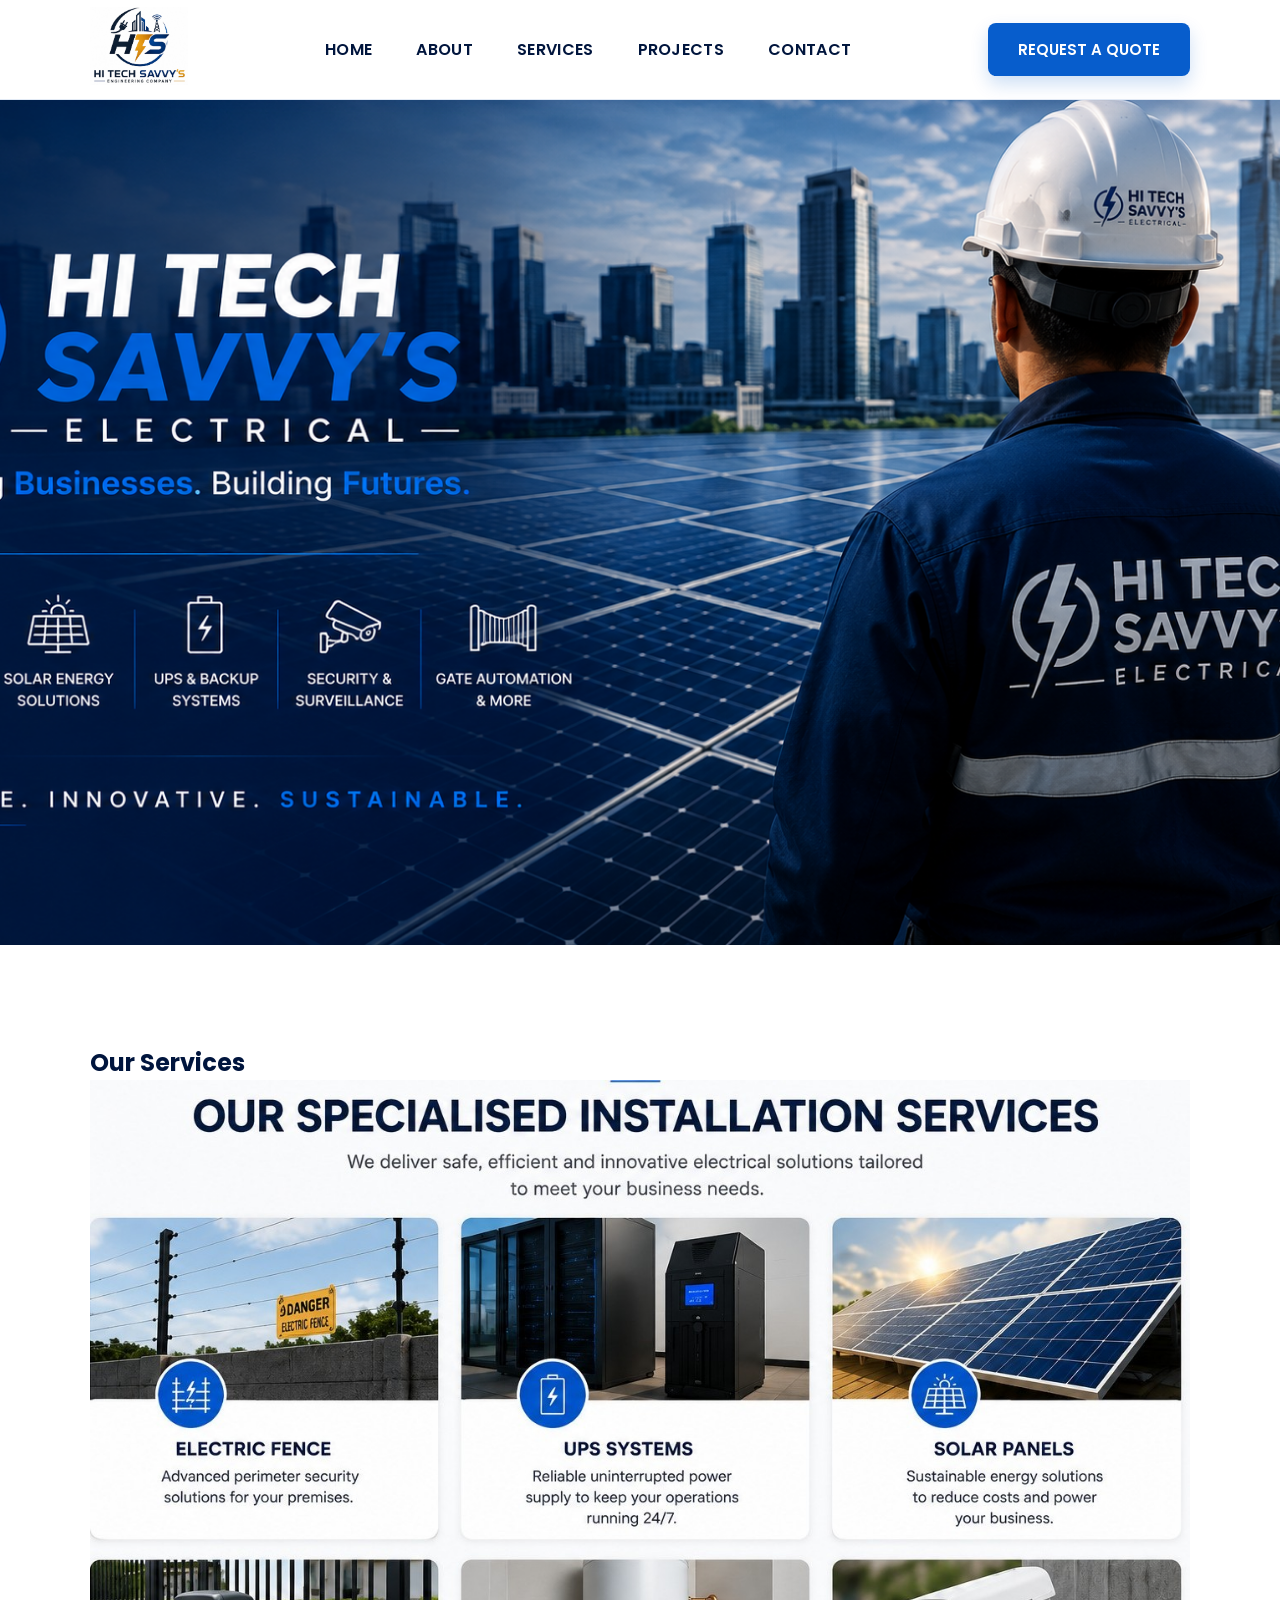
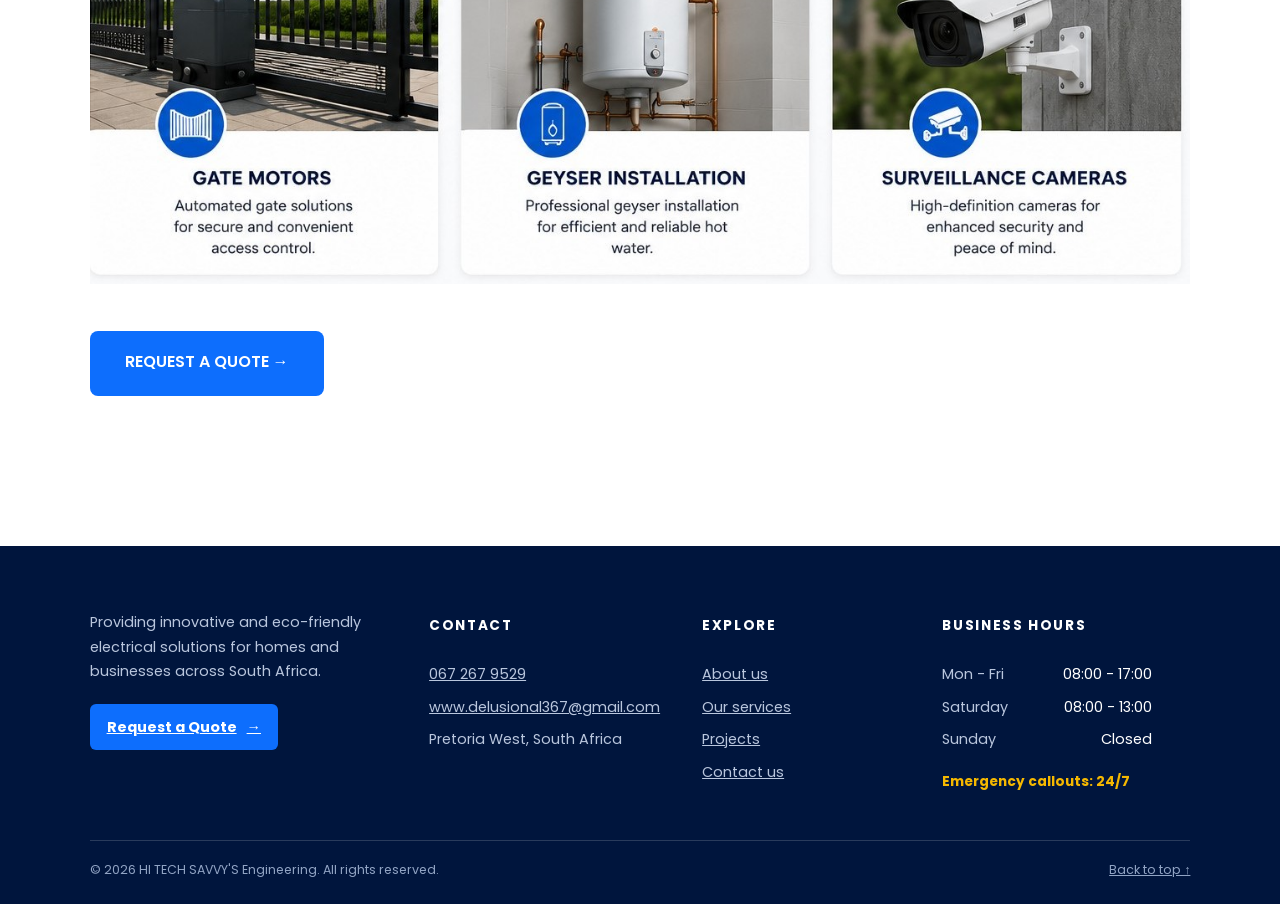
<file: index.html>
<!DOCTYPE html>
<html lang="en">
<head>
    <meta charset="UTF-8">
    <meta name="viewport" content="width=device-width, initial-scale=1.0">
    <title>HI TECH SAVVY'S ELECTRICAL</title>

    <link rel="stylesheet" href="style.css">

    <link href="https://fonts.googleapis.com/css2?family=Poppins:wght@300;400;500;600;700;800&display=swap" rel="stylesheet">
</head>

<body id="top">

    <!-- Top Contact Bar -->
    <div class="top-bar">
        <div class="top-left">
            <span>📞 067 267 9529</span>
            <span>✉ info@hitechsavvys.co.za</span>
        </div>

        <div class="top-right">
            Powering <span>Businesses.</span> Building <span>Futures.</span>
        </div>
    </div>

    <!-- Header -->
    <header class="header">

        <div class="logo">
            <img src="images/logo.jpeg" alt="Hi Tech Savvy Logo">
        </div>

        <nav>
            <ul>
                <li><a href="index.html">HOME</a></li>
                <li><a href="about.html">ABOUT</a></li>
                <li><a href="services.html">SERVICES</a></li>
                <li><a href="projects.html">PROJECTS</a></li>
                <li><a href="contact.html">CONTACT</a></li>
            </ul>
        </nav>

        <a href="quote.html" class="quote-btn">
            REQUEST A QUOTE
        </a>

    </header>

    <!-- HERO SECTION -->
    <section class="hero">

        <div class="hero-overlay"></div>

        <div class="hero-content">

            

           

            

        </div>

        
            

        </div>

    </section>

    <!-- Placeholder content to demonstrate scrolling -->
    <section class="services">

        <h2>Our Services</h2>

        <div class="services-container">
            <img src="images/services.jpg" alt="Hi Tech Savvy Logo">
        </div>

        <div class="hero-buttons">

                <a href="quote.html" class="btn-primary">
                    REQUEST A QUOTE →
                </a>

                <a href="services.html" class="btn-secondary">
                    OUR SERVICES →
                </a>

            </div>

    </section>
    <!-- Footer -->
    <footer class="footer">
        <div class="footer-content">
            <div class="footer-company">
               
                <p>Providing innovative and eco-friendly electrical solutions for homes and businesses across South Africa.</p>
                <a class="footer-cta" href="quote.html">Request a Quote <span aria-hidden="true">→</span></a>
            </div>

            <div class="footer-contact">
                <h4>Contact</h4>
                <a href="tel:0672679529">067 267 9529</a>
                <a href="mailto:www.delusional367@gmail.com">www.delusional367@gmail.com</a>
                <p>Pretoria West, South Africa</p>
            </div>

            <div class="footer-links">
                <h4>Explore</h4>
                <a href="about.html">About us</a>
                <a href="services.html">Our services</a>
                <a href="projects.html">Projects</a>
                <a href="contact.html">Contact us</a>
            </div>

            <div class="footer-hours">
                <h4>Business hours</h4>
                <p>Mon - Fri <span>08:00 - 17:00</span></p>
                <p>Saturday <span>08:00 - 13:00</span></p>
                <p>Sunday <span>Closed</span></p>
                <strong>Emergency callouts: 24/7</strong>
            </div>
        </div>

        <div class="footer-bottom">
            <p>&copy; 2026 HI TECH SAVVY'S Engineering. All rights reserved.</p>
            <a href="#top">Back to top ↑</a>
        </div>
    </footer>
</body>
</html>
</body>
</html>
</file>
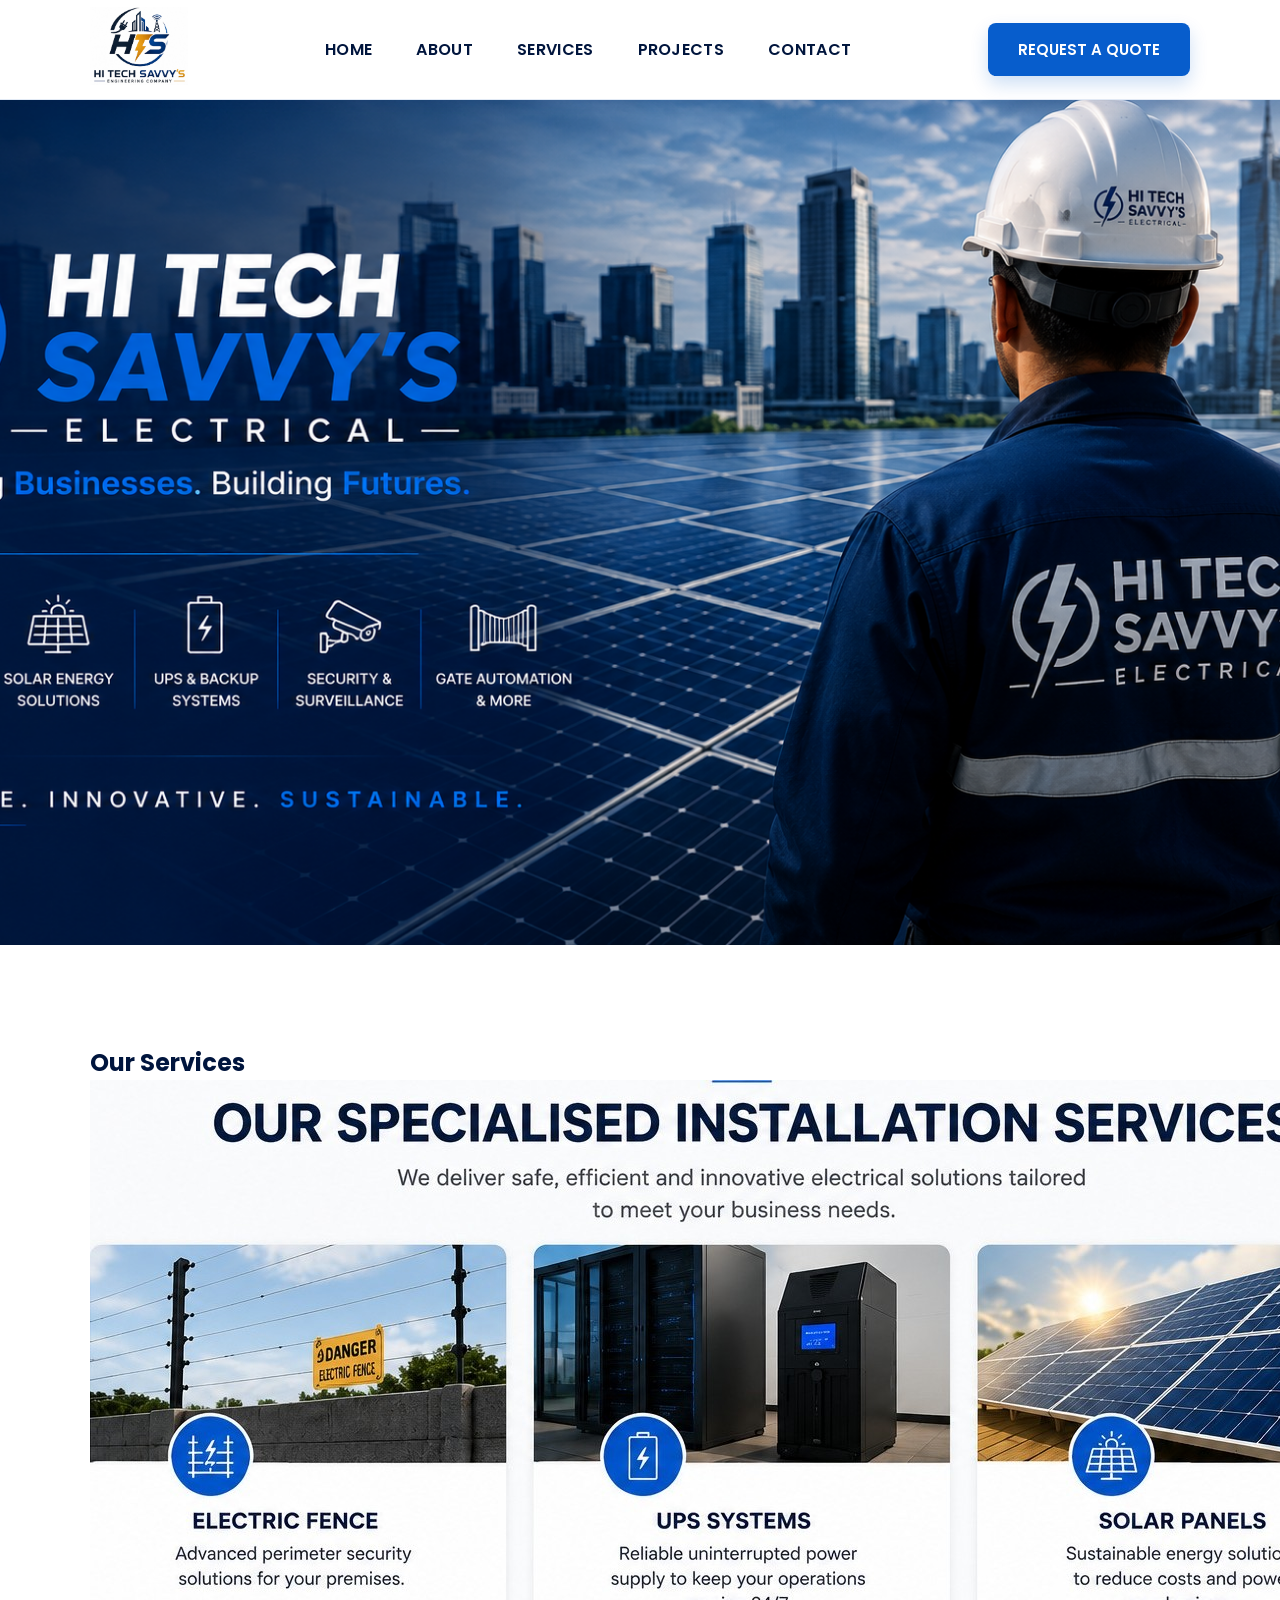
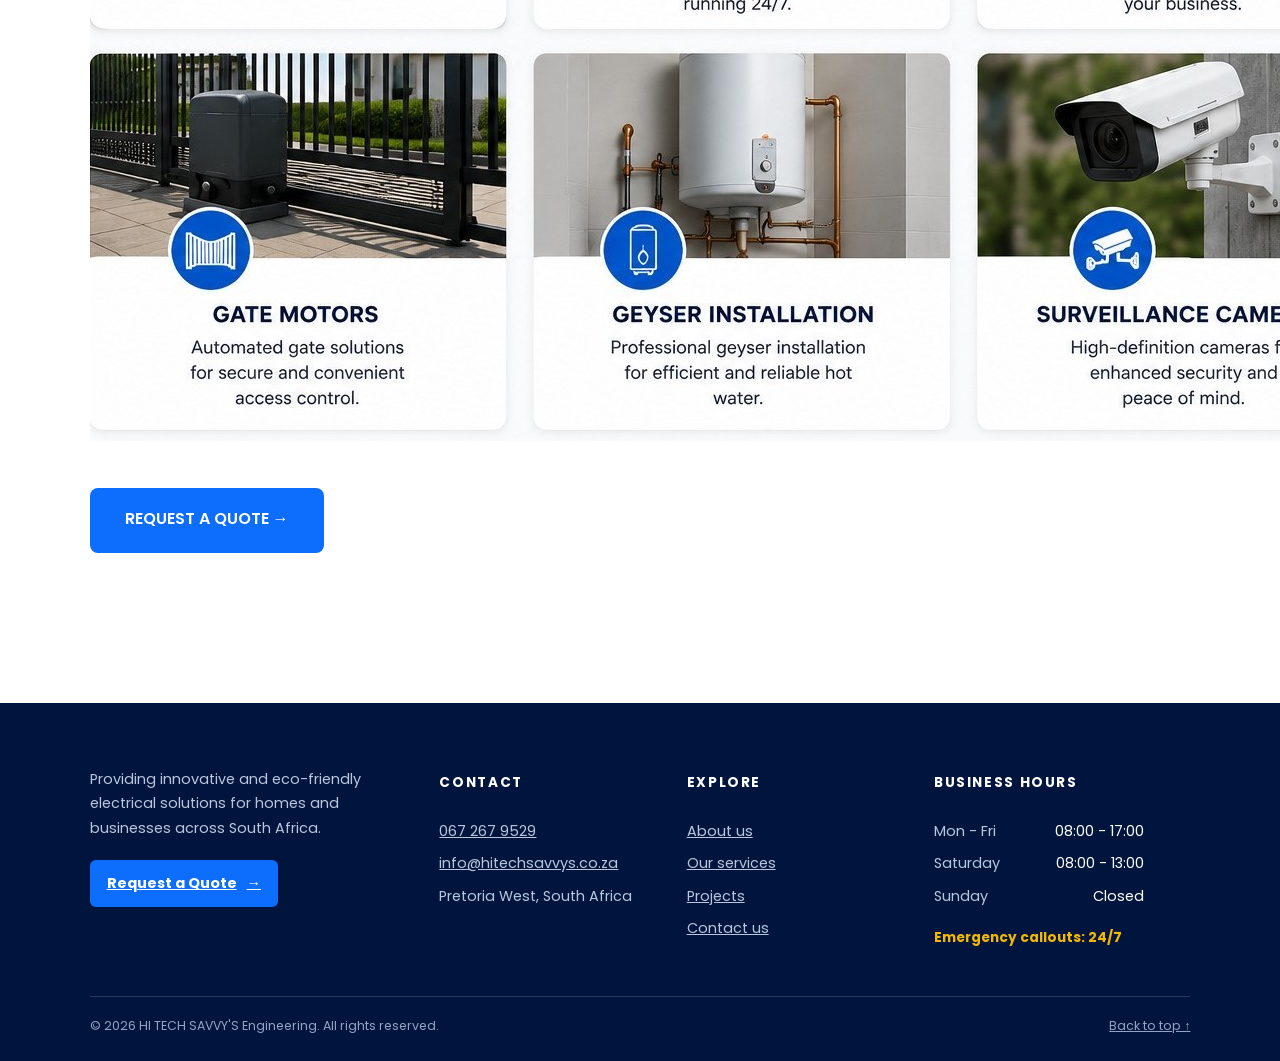
<file: app/frontend/public/index.html>
<!DOCTYPE html>
<html lang="en">
<head>
    <meta charset="UTF-8">
    <meta name="viewport" content="width=device-width, initial-scale=1.0">
    <title>HI TECH SAVVY'S ELECTRICAL</title>

    <link rel="stylesheet" href="style.css">

    <link href="https://fonts.googleapis.com/css2?family=Poppins:wght@300;400;500;600;700;800&display=swap" rel="stylesheet">
</head>

<body id="top">

    <!-- Top Contact Bar -->
    <div class="top-bar">
        <div class="top-left">
            <span>📞 067 267 9529</span>
            <span>✉ info@hitechsavvys.co.za</span>
        </div>

        <div class="top-right">
            Powering <span>Businesses.</span> Building <span>Futures.</span>
        </div>
    </div>

    <!-- Header -->
    <header class="header">

        <div class="logo">
            <img src="images/logo.jpeg" alt="Hi Tech Savvy Logo">
        </div>

        <nav>
            <ul>
                <li><a href="index.html">HOME</a></li>
                <li><a href="about.html">ABOUT</a></li>
                <li><a href="services.html">SERVICES</a></li>
                <li><a href="projects.html">PROJECTS</a></li>
                <li><a href="contact.html">CONTACT</a></li>
            </ul>
        </nav>

        <a href="quote.html" class="quote-btn">
            REQUEST A QUOTE
        </a>

    </header>

    <!-- HERO SECTION -->
    <section class="hero">

        <div class="hero-overlay"></div>

        <div class="hero-content">

            

           

            

        </div>

        
            

        </div>

    </section>

    <!-- Placeholder content to demonstrate scrolling -->
    <section class="services">

        <h2>Our Services</h2>

        <div class="services-container">
            <img src="images/services.jpg" alt="Hi Tech Savvy Logo">
        </div>

        <div class="hero-buttons">

                <a href="quote.html" class="btn-primary">
                    REQUEST A QUOTE →
                </a>

                <a href="services.html" class="btn-secondary">
                    OUR SERVICES →
                </a>

            </div>

    </section>
    <!-- Footer -->
    <footer class="footer">
        <div class="footer-content">
            <div class="footer-company">
               
                <p>Providing innovative and eco-friendly electrical solutions for homes and businesses across South Africa.</p>
                <a class="footer-cta" href="quote.html">Request a Quote <span aria-hidden="true">→</span></a>
            </div>

            <div class="footer-contact">
                <h4>Contact</h4>
                <a href="tel:0672679529">067 267 9529</a>
                <a href="mailto:www.delusional367@gmail.com">info@hitechsavvys.co.za</a>
                <p>Pretoria West, South Africa</p>
            </div>

            <div class="footer-links">
                <h4>Explore</h4>
                <a href="about.html">About us</a>
                <a href="services.html">Our services</a>
                <a href="projects.html">Projects</a>
                <a href="contact.html">Contact us</a>
            </div>

            <div class="footer-hours">
                <h4>Business hours</h4>
                <p>Mon - Fri <span>08:00 - 17:00</span></p>
                <p>Saturday <span>08:00 - 13:00</span></p>
                <p>Sunday <span>Closed</span></p>
                <strong>Emergency callouts: 24/7</strong>
            </div>
        </div>

        <div class="footer-bottom">
            <p>&copy; 2026 HI TECH SAVVY'S Engineering. All rights reserved.</p>
            <a href="#top">Back to top ↑</a>
        </div>
    </footer>
</body>
</html>
</body>
</html>
</file>
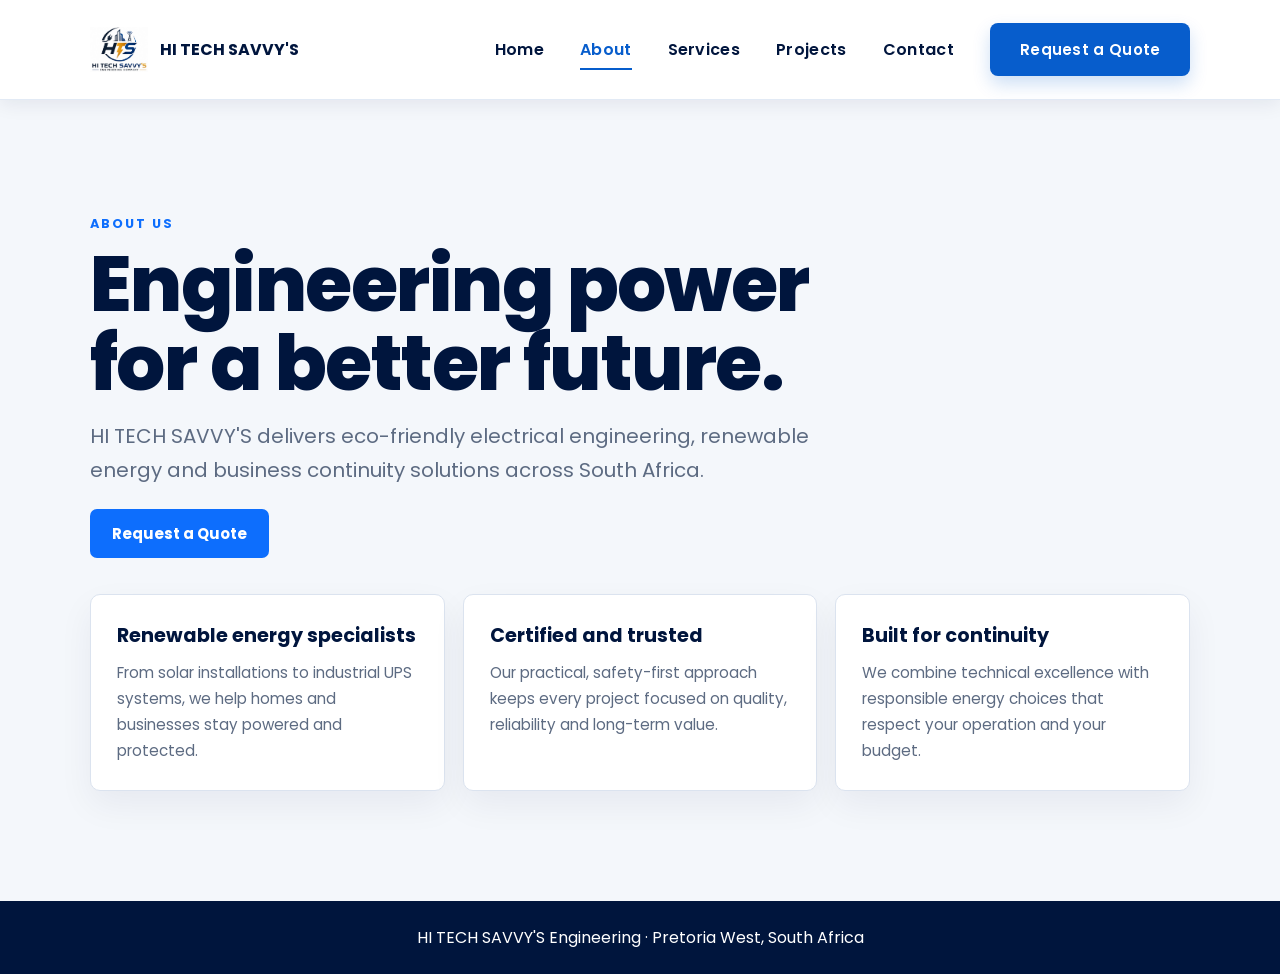
<file: about.html>
<!doctype html><html lang="en"><head><meta charset="utf-8"><meta name="viewport" content="width=device-width, initial-scale=1"><title>About Us | HI TECH SAVVY'S</title><link rel="stylesheet" href="pages.css"></head><body class="page-body"><header class="page-header"><a class="page-brand" href="index.html"><img src="images/logo.jpeg" alt="HI TECH SAVVY'S logo"><span>HI TECH SAVVY'S</span></a><nav class="page-nav"><a href="index.html">Home</a><a href="about.html" aria-current="page">About</a><a href="services.html">Services</a><a href="projects.html">Projects</a><a href="contact.html">Contact</a><a href="quote.html">Request a Quote</a></nav></header><main class="page-main"><section class="page-hero page-reveal"><span class="page-kicker">About us</span><h1 class="page-title">Engineering power for a better future.</h1><p class="page-intro">HI TECH SAVVY'S delivers eco-friendly electrical engineering, renewable energy and business continuity solutions across South Africa.</p><a class="page-action" href="quote.html">Request a Quote</a></section><section class="page-grid"><article class="page-card page-reveal"><h2>Renewable energy specialists</h2><p>From solar installations to industrial UPS systems, we help homes and businesses stay powered and protected.</p></article><article class="page-card page-reveal"><h2>Certified and trusted</h2><p>Our practical, safety-first approach keeps every project focused on quality, reliability and long-term value.</p></article><article class="page-card page-reveal"><h2>Built for continuity</h2><p>We combine technical excellence with responsible energy choices that respect your operation and your budget.</p></article></section></main><footer class="page-footer">HI TECH SAVVY'S Engineering · Pretoria West, South Africa</footer><script src="pages.js"></script></body></html>
</file>
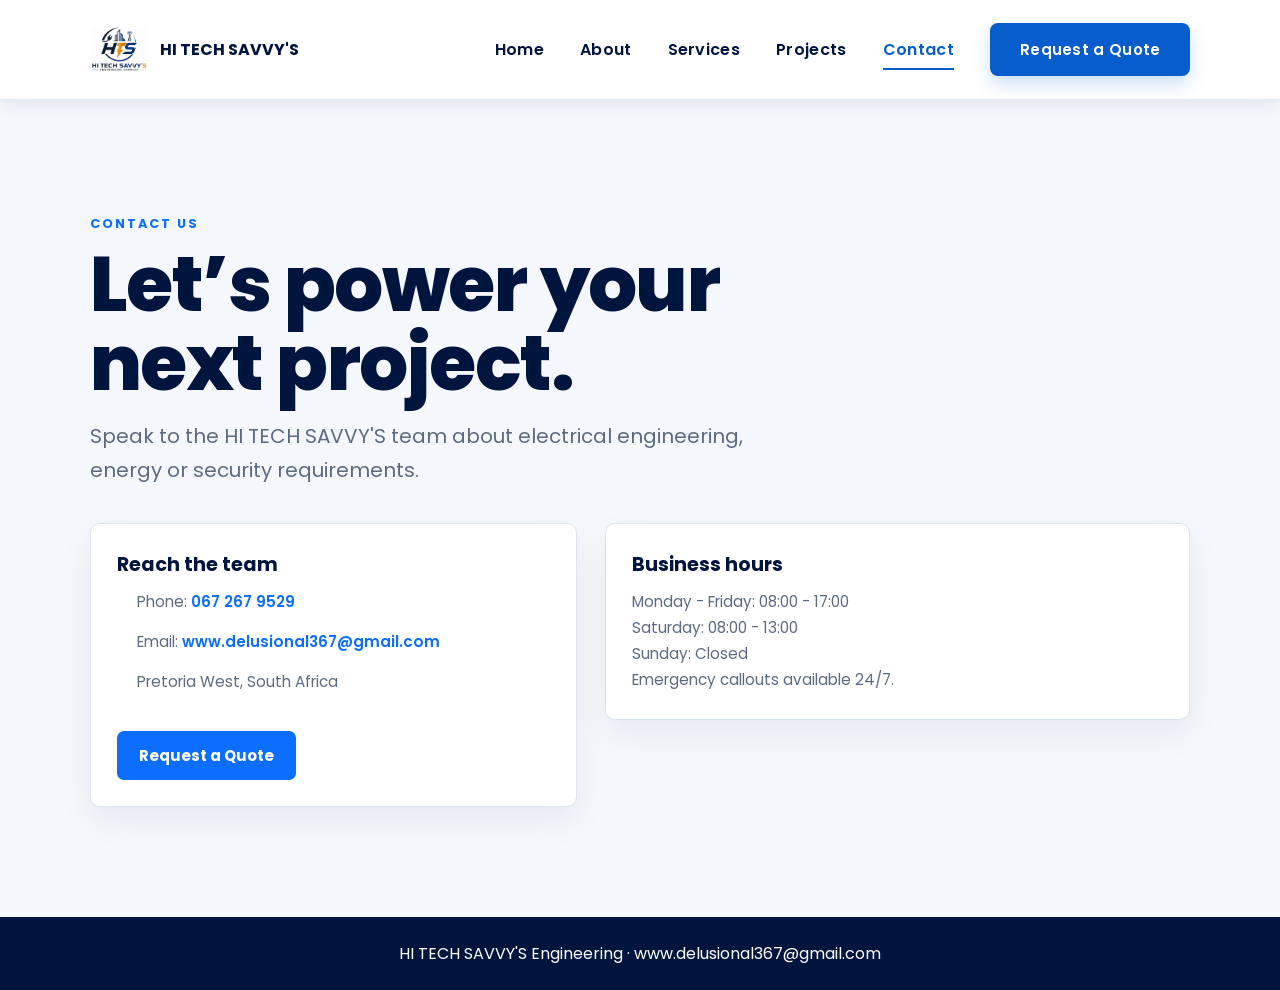
<file: contact.html>
<!doctype html><html lang="en"><head><meta charset="utf-8"><meta name="viewport" content="width=device-width, initial-scale=1"><title>Contact | HI TECH SAVVY'S</title><link rel="stylesheet" href="pages.css"></head><body class="page-body"><header class="page-header"><a class="page-brand" href="index.html"><img src="images/logo.jpeg" alt="HI TECH SAVVY'S logo"><span>HI TECH SAVVY'S</span></a><nav class="page-nav"><a href="index.html">Home</a><a href="about.html">About</a><a href="services.html">Services</a><a href="projects.html">Projects</a><a href="contact.html" aria-current="page">Contact</a><a href="quote.html">Request a Quote</a></nav></header><main class="page-main"><section class="page-hero page-reveal"><span class="page-kicker">Contact us</span><h1 class="page-title">Let’s power your next project.</h1><p class="page-intro">Speak to the HI TECH SAVVY'S team about electrical engineering, energy or security requirements.</p></section><section class="page-contact"><div class="page-card page-reveal"><h2>Reach the team</h2><ul class="page-contact-list"><li>Phone: <a href="tel:0672679529">067 267 9529</a></li><li>Email: <a href="mailto:www.delusional367@gmail.com">www.delusional367@gmail.com</a></li><li>Pretoria West, South Africa</li></ul><a class="page-action" href="quote.html">Request a Quote</a></div><div class="page-card page-reveal"><h2>Business hours</h2><p>Monday - Friday: 08:00 - 17:00</p><p>Saturday: 08:00 - 13:00</p><p>Sunday: Closed</p><p>Emergency callouts available 24/7.</p></div></section></main><footer class="page-footer">HI TECH SAVVY'S Engineering · www.delusional367@gmail.com</footer><script src="pages.js"></script></body></html>
</file>
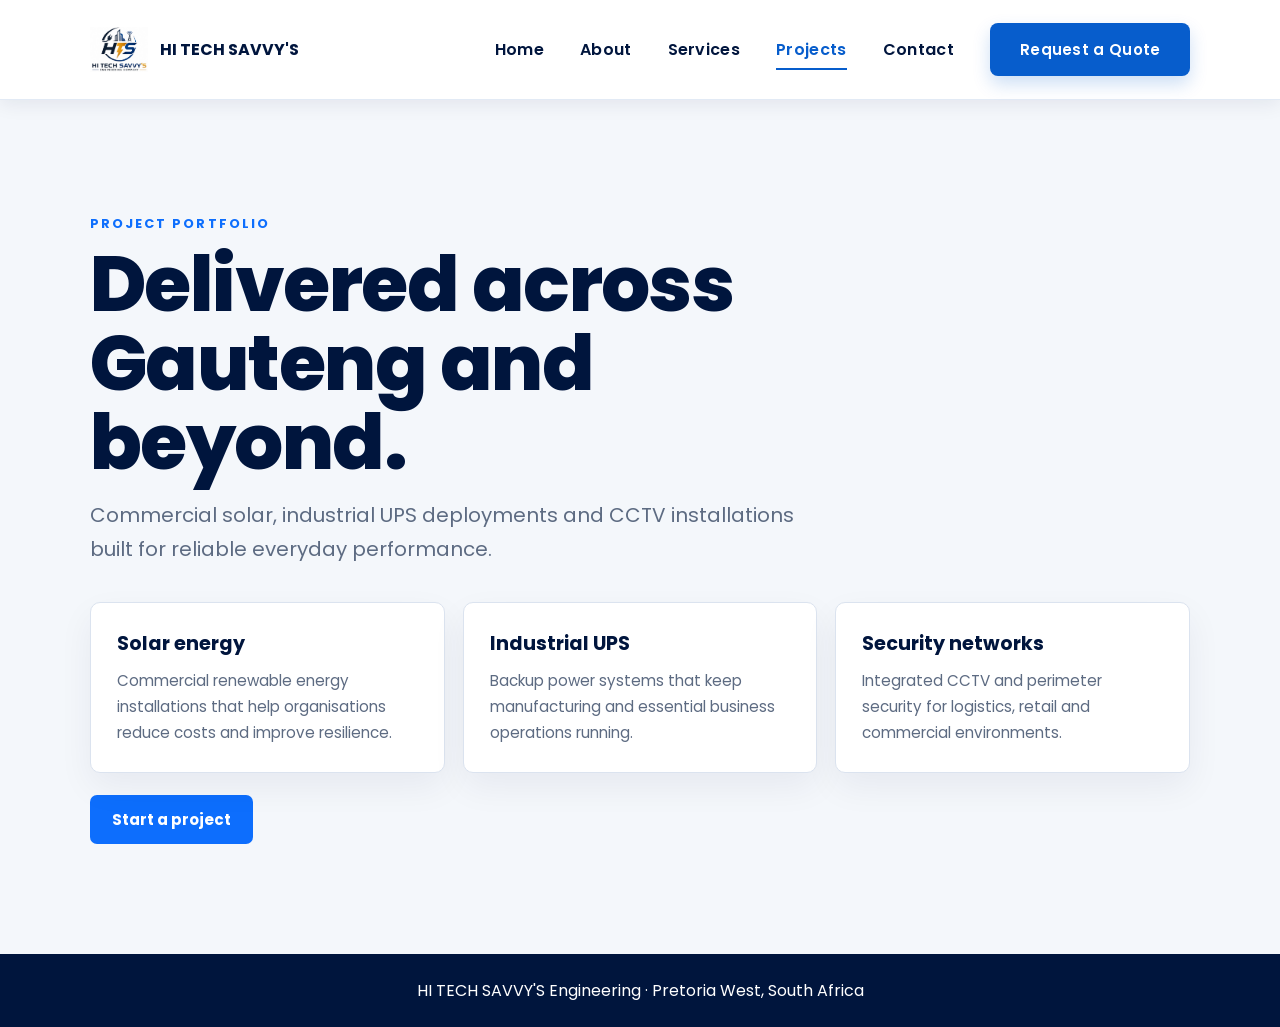
<file: projects.html>
<!doctype html><html lang="en"><head><meta charset="utf-8"><meta name="viewport" content="width=device-width, initial-scale=1"><title>Projects | HI TECH SAVVY'S</title><link rel="stylesheet" href="pages.css"></head><body class="page-body"><header class="page-header"><a class="page-brand" href="index.html"><img src="images/logo.jpeg" alt="HI TECH SAVVY'S logo"><span>HI TECH SAVVY'S</span></a><nav class="page-nav"><a href="index.html">Home</a><a href="about.html">About</a><a href="services.html">Services</a><a href="projects.html" aria-current="page">Projects</a><a href="contact.html">Contact</a><a href="quote.html">Request a Quote</a></nav></header><main class="page-main"><section class="page-hero page-reveal"><span class="page-kicker">Project portfolio</span><h1 class="page-title">Delivered across Gauteng and beyond.</h1><p class="page-intro">Commercial solar, industrial UPS deployments and CCTV installations built for reliable everyday performance.</p></section><section class="page-grid"><article class="page-card page-reveal"><h2>Solar energy</h2><p>Commercial renewable energy installations that help organisations reduce costs and improve resilience.</p></article><article class="page-card page-reveal"><h2>Industrial UPS</h2><p>Backup power systems that keep manufacturing and essential business operations running.</p></article><article class="page-card page-reveal"><h2>Security networks</h2><p>Integrated CCTV and perimeter security for logistics, retail and commercial environments.</p></article></section><a class="page-action" href="quote.html">Start a project</a></main><footer class="page-footer">HI TECH SAVVY'S Engineering · Pretoria West, South Africa</footer><script src="pages.js"></script></body></html>
</file>
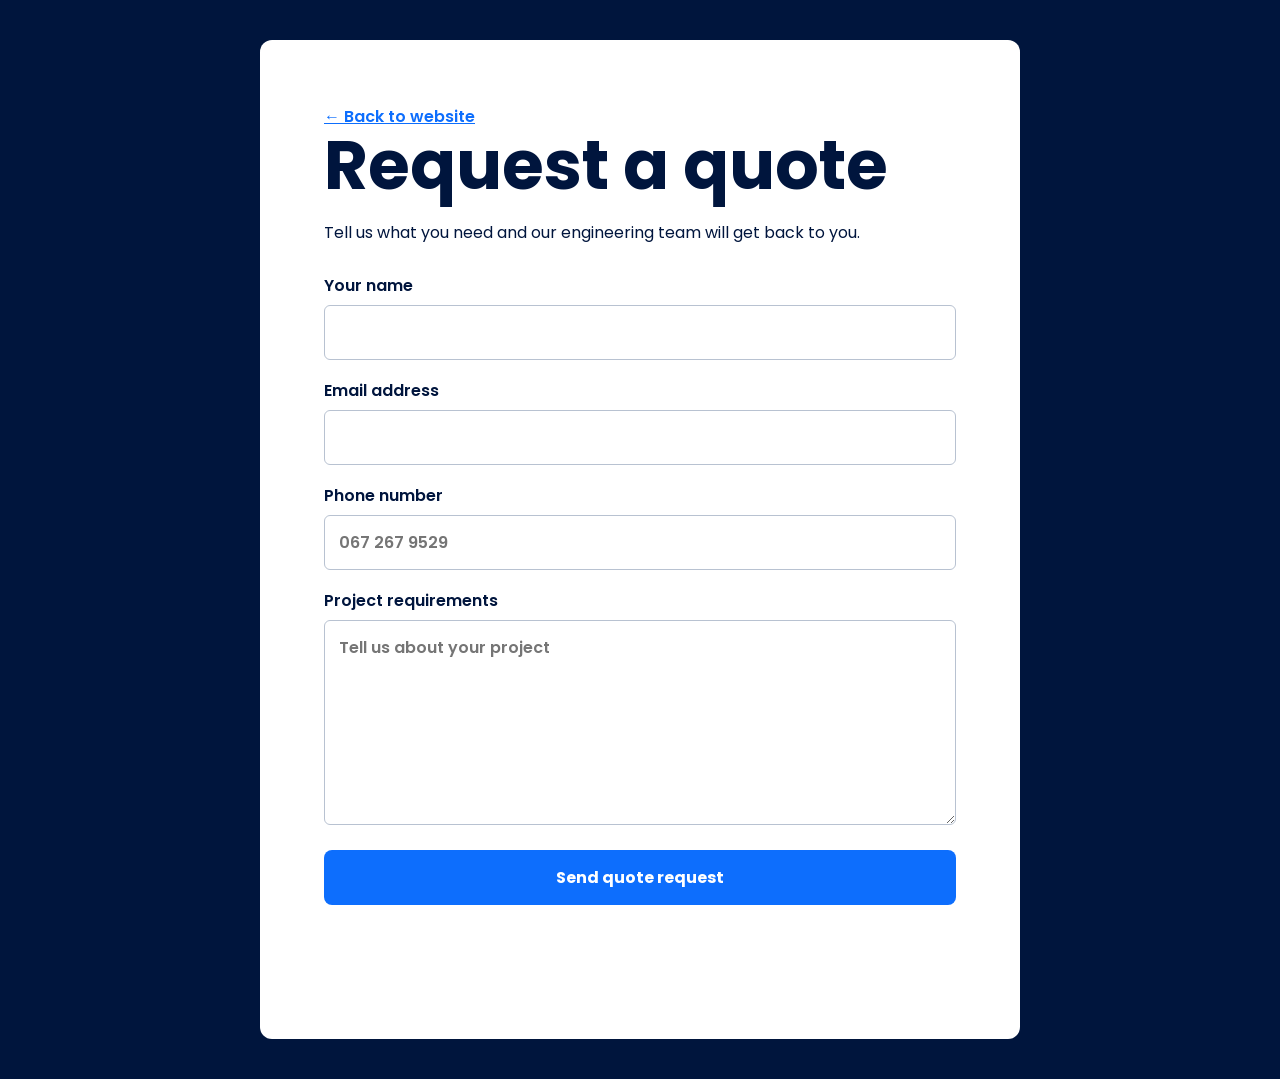
<file: quote.html>
<!DOCTYPE html>
<html lang="en">
<head>
  <meta charset="utf-8">
  <meta name="viewport" content="width=device-width, initial-scale=1">
  <title>Request a Quote | HI TECH SAVVY'S</title>
  <link rel="stylesheet" href="style.css">
  <style>
    body { background: #00153d; color: #fff; min-height: 100vh; padding: 40px 7%; }
    .quote-page { max-width: 760px; margin: 0 auto; background: #fff; color: #00153d; padding: clamp(28px, 6vw, 64px); border-radius: 12px; }
    .quote-page h1 { font-size: clamp(36px, 7vw, 68px); line-height: 1.1; margin-bottom: 16px; }
    .quote-page p { margin-bottom: 28px; }
    .quote-form { display: grid; gap: 18px; }
    .quote-form label { font-weight: 600; }
    .quote-form input, .quote-form textarea { width: 100%; margin-top: 7px; padding: 14px; border: 1px solid #b8c2d1; border-radius: 6px; font: inherit; }
    .quote-form .field-error { display: none; margin-top: 6px; color: #d93025; font-size: .82rem; font-weight: 600; }
    .quote-form .field-error.show { display: block; }
    .quote-form .invalid { border-color: #d93025; }
    .quote-form textarea { resize: vertical; }
    .quote-form button { border: 0; cursor: pointer; font: inherit; font-weight: 700; background: #0d6efd; color: #fff; padding: 15px 24px; border-radius: 8px; }
    .quote-form button:disabled { opacity: .6; cursor: wait; }
    .form-note { min-height: 24px; font-weight: 600; }
    .back-link { color: #0d6efd; font-weight: 600; }
  </style>
</head>
<body>
  <main class="quote-page">
    <a class="back-link" href="index.html">← Back to website</a>
    <h1>Request a quote</h1>
    <p>Tell us what you need and our engineering team will get back to you.</p>
    <form class="quote-form" id="contactForm" action="contact.php" method="post" novalidate>
      <label for="cf-name">Your name<input id="cf-name" name="name" type="text" required autocomplete="name"><small class="field-error" id="cf-name-error">Fill in the information</small></label>
      <label for="cf-email">Email address<input id="cf-email" name="email" type="email" required autocomplete="email"><small class="field-error" id="cf-email-error">Fill in the information</small></label>
      <label for="cf-phone">Phone number<input id="cf-phone" name="phone" type="tel" required autocomplete="tel" placeholder="067 267 9529"><small class="field-error" id="cf-phone-error">Fill in the information</small></label>
      <label for="cf-msg">Project requirements<textarea id="cf-msg" name="message" rows="7" required placeholder="Tell us about your project"></textarea><small class="field-error" id="cf-msg-error">Fill in the information</small></label>
      <button type="submit">Send quote request</button>
      <p class="form-note" id="formNote" aria-live="polite"></p>
    </form>
  </main>
  <script src="script.js"></script>
</body>
</html>
</file>
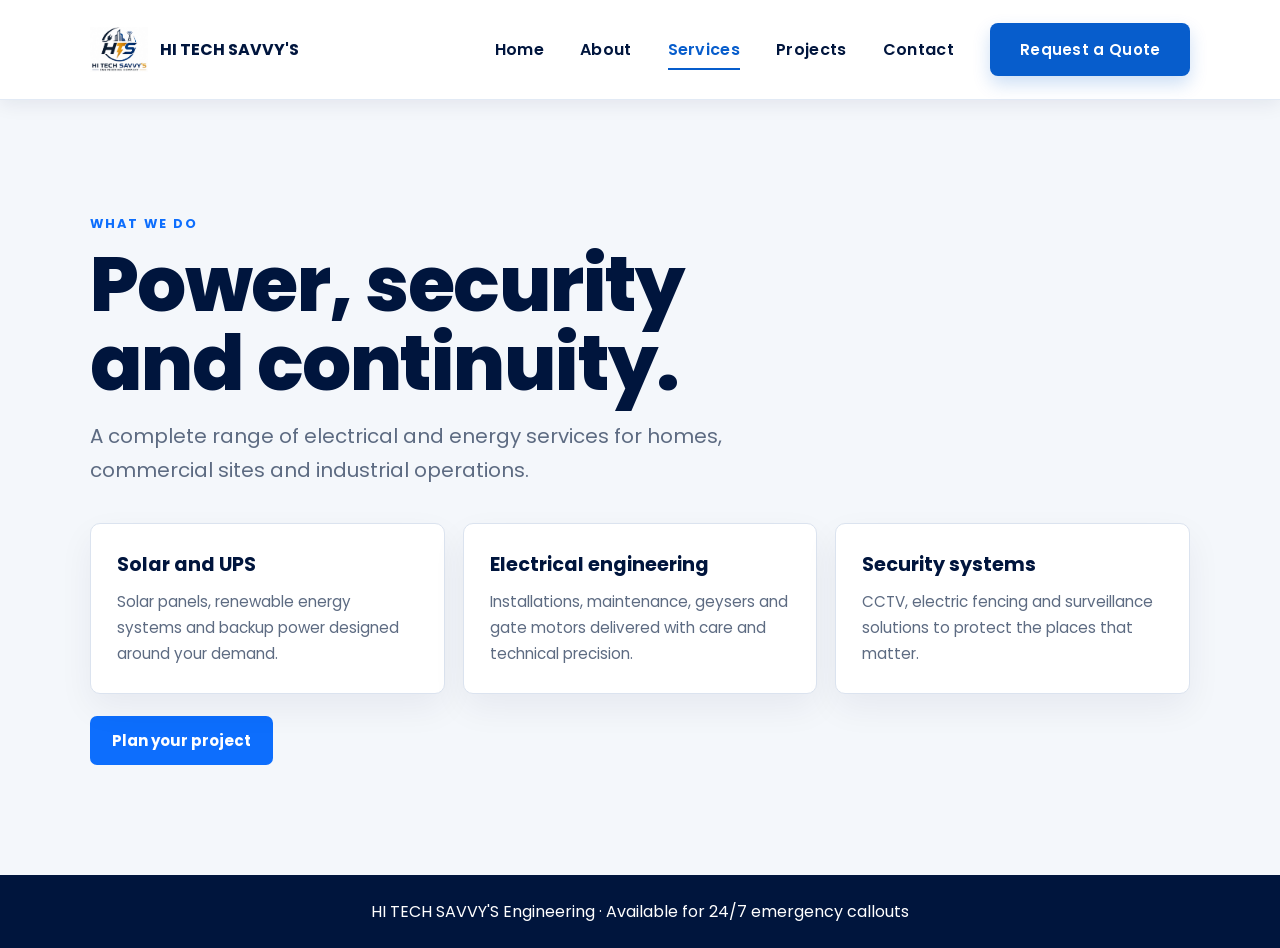
<file: services.html>
<!doctype html><html lang="en"><head><meta charset="utf-8"><meta name="viewport" content="width=device-width, initial-scale=1"><title>Services | HI TECH SAVVY'S</title><link rel="stylesheet" href="pages.css"></head><body class="page-body"><header class="page-header"><a class="page-brand" href="index.html"><img src="images/logo.jpeg" alt="HI TECH SAVVY'S logo"><span>HI TECH SAVVY'S</span></a><nav class="page-nav"><a href="index.html">Home</a><a href="about.html">About</a><a href="services.html" aria-current="page">Services</a><a href="projects.html">Projects</a><a href="contact.html">Contact</a><a href="quote.html">Request a Quote</a></nav></header><main class="page-main"><section class="page-hero page-reveal"><span class="page-kicker">What we do</span><h1 class="page-title">Power, security and continuity.</h1><p class="page-intro">A complete range of electrical and energy services for homes, commercial sites and industrial operations.</p></section><section class="page-grid"><article class="page-card page-reveal"><h2>Solar and UPS</h2><p>Solar panels, renewable energy systems and backup power designed around your demand.</p></article><article class="page-card page-reveal"><h2>Electrical engineering</h2><p>Installations, maintenance, geysers and gate motors delivered with care and technical precision.</p></article><article class="page-card page-reveal"><h2>Security systems</h2><p>CCTV, electric fencing and surveillance solutions to protect the places that matter.</p></article></section><a class="page-action" href="quote.html">Plan your project</a></main><footer class="page-footer">HI TECH SAVVY'S Engineering · Available for 24/7 emergency callouts</footer><script src="pages.js"></script></body></html>
</file>
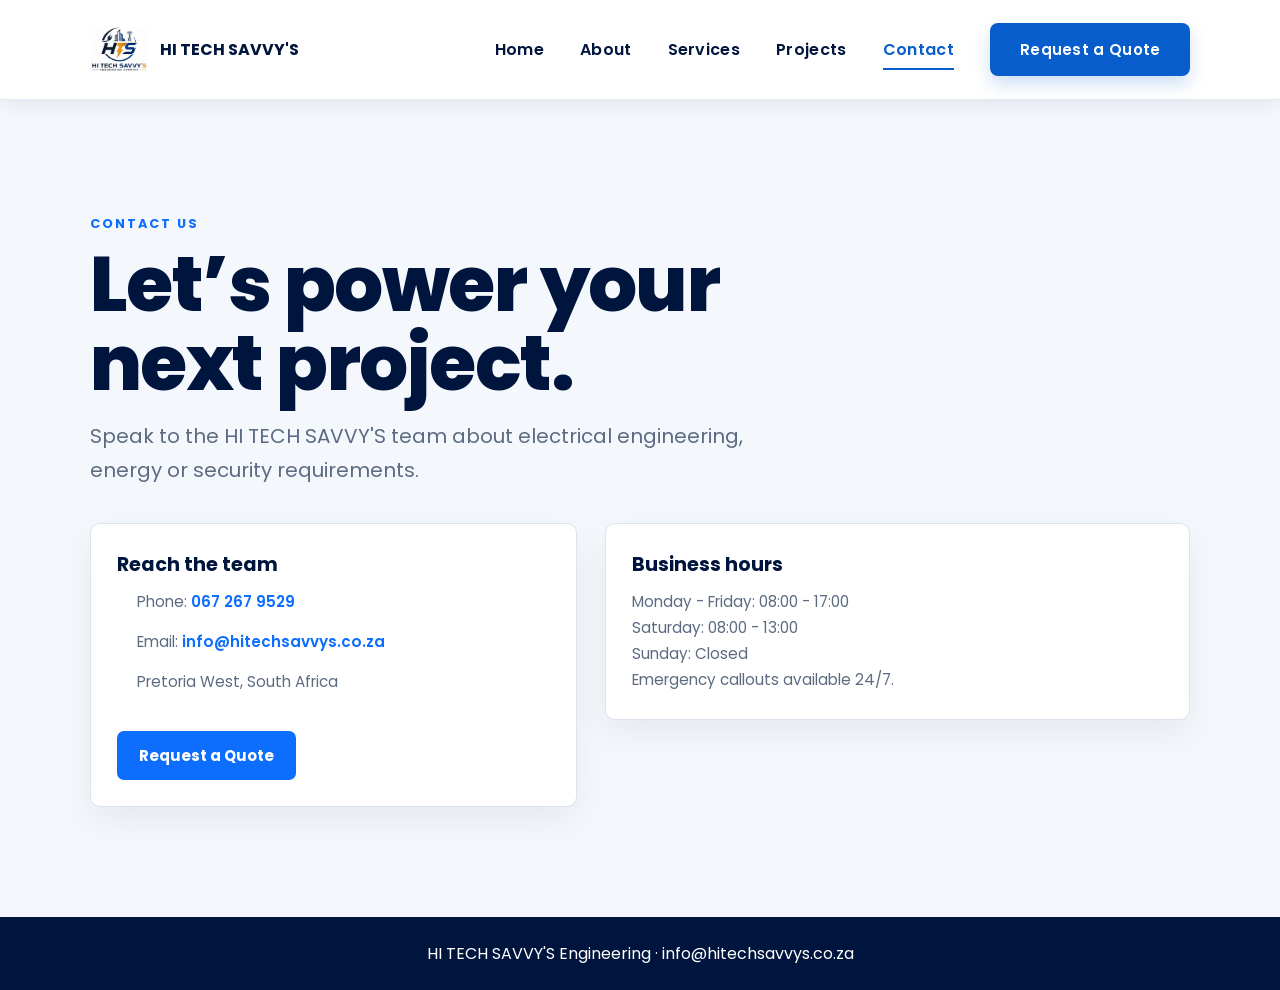
<file: app/frontend/public/contact.html>
<!doctype html><html lang="en"><head><meta charset="utf-8"><meta name="viewport" content="width=device-width, initial-scale=1"><title>Contact | HI TECH SAVVY'S</title><link rel="stylesheet" href="pages.css"></head><body class="page-body"><header class="page-header"><a class="page-brand" href="index.html"><img src="images/logo.jpeg" alt="HI TECH SAVVY'S logo"><span>HI TECH SAVVY'S</span></a><nav class="page-nav"><a href="index.html">Home</a><a href="about.html">About</a><a href="services.html">Services</a><a href="projects.html">Projects</a><a href="contact.html" aria-current="page">Contact</a><a href="quote.html">Request a Quote</a></nav></header><main class="page-main"><section class="page-hero page-reveal"><span class="page-kicker">Contact us</span><h1 class="page-title">Let’s power your next project.</h1><p class="page-intro">Speak to the HI TECH SAVVY'S team about electrical engineering, energy or security requirements.</p></section><section class="page-contact"><div class="page-card page-reveal"><h2>Reach the team</h2><ul class="page-contact-list"><li>Phone: <a href="tel:0672679529">067 267 9529</a></li><li>Email: <a href="mailto:info@hitechsavvys.co.za">info@hitechsavvys.co.za</a></li><li>Pretoria West, South Africa</li></ul><a class="page-action" href="quote.html">Request a Quote</a></div><div class="page-card page-reveal"><h2>Business hours</h2><p>Monday - Friday: 08:00 - 17:00</p><p>Saturday: 08:00 - 13:00</p><p>Sunday: Closed</p><p>Emergency callouts available 24/7.</p></div></section></main><footer class="page-footer">HI TECH SAVVY'S Engineering · info@hitechsavvys.co.za</footer><script src="pages.js"></script></body></html>
</file>
<file: style.css>
/* =========================================
   HI TECH SAVVY'S ELECTRICAL
   MAIN WEBSITE STYLES
   ========================================= */

/* GOOGLE FONT */
@import url('https://fonts.googleapis.com/css2?family=Poppins:wght@300;400;500;600;700;800&display=swap');


/* =========================================
   GLOBAL
   ========================================= */

* {
    margin: 0;
    padding: 0;
    box-sizing: border-box;
    font-family: 'Poppins', sans-serif;
}

html {
    scroll-behavior: smooth;
}

body {
    overflow-x: hidden;
    background: #ffffff;
    color: #00153d;
}


/* =========================================
   TOP BAR
   ========================================= */

.top-bar {
    background: #b7bac0;
    color: white;
    padding: 12px 7%;

    display: flex;
    justify-content: space-between;
    align-items: center;

    font-size: 14px;
}

.top-left {
    display: flex;
    gap: 30px;
}

.top-right span {
    color: #075dcc;
}


/* =========================================
   HEADER / NAVBAR
   ========================================= */

.header {
    height: 100px;

    /* WHITE NAVBAR — MATCHES HOME PAGE */
    background: #ffffff;

    display: flex;
    justify-content: space-between;
    align-items: center;

    padding: 0 7%;

    position: fixed;
    top: 0;
    left: 0;
    width: 100%;

    z-index: 1000;

    border-bottom: 1px solid #e2eaf5;

    box-shadow: 0 4px 18px rgba(0, 21, 61, 0.08);
}


/* LOGO */

.logo img {
    height: 78px;
    width: auto;

    object-fit: contain;
}


/* =========================================
   NAVIGATION
   ========================================= */

nav ul {
    list-style: none;

    display: flex;
    align-items: center;

    gap: 44px;

    margin: 0;
    padding: 0;
}

nav ul li {
    list-style: none;
}

nav ul li a {
    display: inline-block;

    text-decoration: none;

    /* NAVBAR TEXT */
    color: #00153d;

    font-family: 'Poppins', sans-serif;
    font-size: 16px;
    font-weight: 600;

    letter-spacing: 0.02em;

    padding: 10px 0;

    position: relative;

    transition:
        color 0.2s ease,
        transform 0.2s ease;
}


/* NAVBAR UNDERLINE */

nav ul li a::after {
    content: "";

    position: absolute;

    left: 0;
    right: 0;
    bottom: 2px;

    height: 2px;

    background: #075dcc;

    transform: scaleX(0);
    transform-origin: center;

    transition: transform 0.2s ease;
}


/* HOVER */

nav ul li a:hover {
    color: #075dcc;
}

nav ul li a:hover::after {
    transform: scaleX(1);
}


/* ACTIVE PAGE */

nav ul li a.active {
    color: #075dcc;
}

nav ul li a.active::after {
    transform: scaleX(1);
}


/* =========================================
   REQUEST A QUOTE BUTTON
   ========================================= */

.quote-btn {
    background: #075dcc;

    color: #ffffff !important;

    text-decoration: none;

    font-family: 'Poppins', sans-serif;
    font-size: 15px;
    font-weight: 600;

    padding: 15px 30px;

    border-radius: 8px;

    box-shadow: 0 8px 18px rgba(7, 93, 204, 0.20);

    transition:
        background 0.2s ease,
        transform 0.2s ease,
        box-shadow 0.2s ease;
}


/* REMOVE UNDERLINE FROM QUOTE BUTTON */

nav ul li a.quote-btn::after {
    display: none;
}


/* QUOTE BUTTON HOVER */

.quote-btn:hover {
    background: #004aa8;

    color: #ffffff !important;

    transform: translateY(-2px);

    box-shadow: 0 10px 22px rgba(7, 93, 204, 0.30);
}


/* =========================================
   HERO
   ========================================= */

.hero {
    min-height: 100vh;

    background-image: url("images/hero-background.jpg");

    background-size: cover;
    background-position: center;
    background-repeat: no-repeat;

    background-attachment: scroll;

    display: flex;
    align-items: center;

    position: relative;

    padding-left: 8%;
}

.hero-content {
    max-width: 700px;

    color: white;

    z-index: 10;
}

.hero-small {
    font-size: 22px;
    margin-bottom: 25px;
}

.hero-small span {
    color: #0d6efd;
}

.hero h1 {
    font-size: 85px;

    line-height: 1.1;

    font-weight: 800;
}

.hero h1 span {
    color: #0d6efd;
}

.hero-description {
    margin-top: 30px;

    font-size: 24px;

    line-height: 1.8;

    max-width: 650px;
}

.hero-buttons {
    margin-top: 40px;

    display: flex;

    gap: 20px;
}


/* =========================================
   BUTTONS
   ========================================= */

.btn-primary {
    background: #0d6efd;

    color: white;

    padding: 18px 35px;

    border-radius: 8px;

    text-decoration: none;

    font-family: 'Poppins', sans-serif;
    font-weight: 600;

    transition: 0.2s ease;
}

.btn-primary:hover {
    background: #004aa8;

    transform: translateY(-2px);
}


.btn-secondary {
    border: 2px solid white;

    color: white;

    padding: 18px 35px;

    border-radius: 8px;

    text-decoration: none;

    font-family: 'Poppins', sans-serif;
    font-weight: 600;

    transition: 0.2s ease;
}

.btn-secondary:hover {
    background: white;
    color: #00153d;
}


/* =========================================
   B2B CIRCLE
   ========================================= */

.b2b-circle {
    position: absolute;

    right: 18%;
    top: 50%;

    transform: translateY(-50%);

    width: 230px;
    height: 230px;

    border-radius: 50%;

    background: white;

    border: 8px solid #0d6efd;

    display: flex;

    flex-direction: column;

    justify-content: center;

    align-items: center;

    text-align: center;
}

.b2b-circle h2 {
    font-size: 70px;

    color: #0d6efd;
}

.b2b-circle p {
    font-size: 26px;

    font-weight: 700;
}

.b2b-circle small {
    font-size: 18px;
}


/* =========================================
   SERVICES
   ========================================= */

.services {
    padding: 100px 7%;
}


/* =========================================
   FOOTER
   ========================================= */

.footer {
    background: #00153d;

    color: #fff;

    padding: 64px 7% 24px;

    margin-top: 50px;
}

.footer-content {
    max-width: 1280px;

    margin: 0 auto;

    display: grid;

    grid-template-columns:
        1.5fr
        1fr
        1fr
        1.25fr;

    gap: 42px;
}

.footer-company img {
    display: block;

    width: 180px;
    height: 82px;

    object-fit: contain;

    object-position: left center;

    background: #fff;

    border-radius: 8px;

    padding: 4px;

    margin-bottom: 18px;
}

.footer p,
.footer a {
    font-size: 0.9rem;

    line-height: 1.7;

    color: #b9c6dd;
}

.footer-company > p {
    max-width: 32ch;

    margin-bottom: 20px;
}

.footer h4 {
    color: #fff;

    font-size: 0.85rem;

    letter-spacing: 0.12em;

    text-transform: uppercase;

    margin: 6px 0 18px;
}

.footer-contact,
.footer-links,
.footer-hours {
    display: flex;

    flex-direction: column;

    align-items: flex-start;

    gap: 8px;
}

.footer a {
    transition: color 0.2s ease;
}

.footer a:hover {
    color: #f5b800;
}

.footer-cta {
    display: inline-flex !important;

    align-items: center;

    gap: 10px;

    background: #0d6efd;

    color: #fff !important;

    padding: 11px 17px;

    border-radius: 6px;

    font-weight: 700;
}

.footer-cta:hover {
    background: #3385f4;

    color: #fff !important;
}

.footer-hours p {
    display: flex;

    justify-content: space-between;

    width: 100%;

    max-width: 210px;

    margin: 0;
}

.footer-hours p span {
    color: #fff;

    margin-left: 15px;
}

.footer-hours strong {
    color: #f5b800;

    font-size: 0.85rem;

    margin-top: 12px;
}

.footer-bottom {
    max-width: 1280px;

    margin: 48px auto 0;

    padding-top: 18px;

    border-top:
        1px solid
        rgba(255, 255, 255, 0.16);

    display: flex;

    justify-content: space-between;

    gap: 20px;

    flex-wrap: wrap;
}

.footer-bottom p,
.footer-bottom a {
    font-size: 0.78rem;

    color: #91a4c4;
}


/* =========================================
   RESPONSIVE — TABLETS
   ========================================= */

@media (max-width: 1200px) {

    .b2b-circle {
        display: none;
    }

    .hero h1 {
        font-size: 65px;
    }

}


/* =========================================
   RESPONSIVE — MOBILE
   ========================================= */

@media (max-width: 768px) {

    .header {
        flex-direction: column;

        height: auto;

        padding: 20px;
    }

    .logo img {
        height: 65px;
    }

    nav ul {
        gap: 20px;

        flex-wrap: wrap;

        justify-content: center;
    }

    nav ul li a {
        font-size: 14px;
    }

    .quote-btn {
        padding: 12px 20px;
    }

    .hero {
        padding: 50px 30px;

        text-align: center;

        justify-content: center;
    }

    .hero h1 {
        font-size: 50px;
    }

    .hero-buttons {
        justify-content: center;

        flex-wrap: wrap;
    }

}


/* =========================================
   FOOTER RESPONSIVE
   ========================================= */

@media (max-width: 900px) {

    .footer-content {
        grid-template-columns: repeat(2, 1fr);
    }

}

@media (max-width: 520px) {

    .footer {
        padding-inline: 30px;
    }

    .footer-content {
        grid-template-columns: 1fr;

        gap: 28px;
    }

    .footer-bottom {
        margin-top: 34px;

        flex-direction: column;
    }

}

/* =========================================================
   MOBILE / RESPONSIVE FIXES
   These overrides fix the desktop layout appearing clipped
   or too wide on phones.
   ========================================================= */

/* Prevent any element from creating horizontal overflow */
html,
body {
    width: 100%;
    max-width: 100%;
    overflow-x: hidden;
}

img {
    max-width: 100%;
    height: auto;
}

/* Make common page wrappers fluid */
.container,
section,
main {
    max-width: 100%;
}

/* =========================================================
   TABLET
   ========================================================= */

@media (max-width: 900px) {

    .header {
        width: 100%;
        padding: 12px 20px;
    }

    nav ul {
        gap: 18px;
    }

    nav ul li a {
        font-size: 13px;
    }

    .hero {
        width: 100%;
        max-width: 100%;
        min-height: 650px;
        padding: 120px 30px 70px;
        background-size: cover;
        background-position: center;
    }

    .hero-content {
        width: 100%;
        max-width: 680px;
    }

    .hero h1 {
        font-size: clamp(42px, 8vw, 65px);
    }

    .hero-description {
        font-size: 18px;
        line-height: 1.6;
        max-width: 600px;
    }

    .services {
        width: 100%;
        padding: 70px 5%;
    }

    /* Supports the usual services-grid class used by the
       service-card section. */
    .services-grid {
        width: 100%;
        max-width: 100%;
        grid-template-columns: repeat(2, minmax(0, 1fr));
        gap: 18px;
    }

    .service-card {
        width: 100%;
        min-width: 0;
    }

    .footer {
        width: 100%;
    }
}


/* =========================================================
   PHONE
   ========================================================= */

@media (max-width: 600px) {

    /* ---------- HEADER ---------- */

    .header {
        position: fixed;
        top: 0;
        left: 0;
        width: 100%;
        min-height: 82px;
        height: auto;
        padding: 8px 12px 10px;
        display: flex;
        flex-direction: column;
        justify-content: center;
        align-items: center;
        gap: 5px;
    }

    .logo {
        display: flex;
        justify-content: center;
        align-items: center;
        width: 100%;
    }

    .logo img {
        width: auto;
        max-width: 130px;
        height: 48px;
        object-fit: contain;
    }

    nav {
        width: 100%;
        max-width: 100%;
        overflow-x: auto;
        overflow-y: hidden;
        -webkit-overflow-scrolling: touch;
        scrollbar-width: none;
    }

    nav::-webkit-scrollbar {
        display: none;
    }

    nav ul {
        width: max-content;
        min-width: 100%;
        display: flex;
        flex-wrap: nowrap;
        justify-content: center;
        align-items: center;
        gap: 13px;
        padding: 0 4px;
    }

    nav ul li {
        flex: 0 0 auto;
    }

    nav ul li a {
        white-space: nowrap;
        font-size: 10px;
        padding: 5px 0;
        letter-spacing: 0;
    }

    .quote-btn {
        padding: 7px 11px !important;
        font-size: 9px !important;
        border-radius: 5px;
    }


    /* ---------- HERO ---------- */

    .hero {
        position: relative;
        display: flex;
        width: 100%;
        max-width: 100vw;
        min-width: 0;
        min-height: 0;
        height: auto;
        margin: 0;
        padding: 0;
        overflow: hidden;

        /*
         * The desktop hero is a wide banner. Using "cover" on a
         * phone crops the left/right sides, which is what caused
         * the text and graphics in the screenshot to disappear.
         *
         * On mobile we keep the complete banner visible.
         */
        background-size: 100% auto;
        background-position: top center;
        background-repeat: no-repeat;
        background-attachment: scroll;

        aspect-ratio: 16 / 9;

        text-align: center;
        justify-content: center;
        align-items: center;
    }

    /*
     * Keep the hero content inside the visible mobile banner.
     * If the desktop banner already contains its own text/graphics,
     * this prevents the HTML hero content from making the banner
     * unnecessarily tall.
     */
    .hero::before {
        content: "";
        display: block;
        width: 100%;
        padding-top: 56.25%;
    }

    .hero-content {
        position: absolute;
        inset: 0;
        width: 100%;
        max-width: 100%;
        min-width: 0;
        margin: 0;
        padding: 35px 18px;
        display: flex;
        flex-direction: column;
        justify-content: center;
        align-items: center;
        z-index: 2;
    }

    .hero-small {
        font-size: 14px;
        margin-bottom: 10px;
    }

    .hero h1 {
        width: 100%;
        max-width: 100%;
        font-size: clamp(28px, 8vw, 40px);
        line-height: 1.08;
        overflow-wrap: break-word;
    }

    .hero-description {
        width: 100%;
        max-width: 520px;
        margin: 12px auto 0;
        font-size: 13px;
        line-height: 1.45;
    }

    .hero-buttons {
        width: 100%;
        margin-top: 25px;
        display: flex;
        flex-direction: column;
        align-items: center;
        justify-content: center;
        gap: 12px;
    }

    .hero-buttons a,
    .hero-buttons .btn-primary,
    .hero-buttons .btn-secondary {
        width: min(100%, 260px);
        text-align: center;
        padding: 13px 18px;
        font-size: 13px;
    }

    .b2b-circle {
        display: none !important;
    }


    /* ---------- SERVICE SECTION ---------- */

    .services {
        width: 100%;
        max-width: 100%;
        padding: 55px 14px;
        overflow: hidden;
    }

    .services h2 {
        max-width: 100%;
        font-size: clamp(26px, 7vw, 38px);
        line-height: 1.2;
        text-align: center;
    }

    .services-grid,
    .service-grid {
        width: 100%;
        max-width: 100%;
        margin: 0 auto;
        display: grid;
        grid-template-columns: 1fr !important;
        gap: 16px;
    }

    .service-card {
        width: 100%;
        max-width: 100%;
        min-width: 0;
        margin: 0;
    }

    .service-card img {
        width: 100%;
        max-width: 100%;
        height: auto;
        display: block;
        object-fit: cover;
    }


    /* ---------- FOOTER ---------- */

    .footer {
        width: 100%;
        max-width: 100%;
        padding: 48px 20px 20px;
        margin-top: 30px;
        overflow: hidden;
    }

    .footer-content {
        width: 100%;
        max-width: 100%;
        grid-template-columns: 1fr !important;
        gap: 28px;
    }

    .footer-company img {
        width: 150px;
        height: auto;
        max-width: 100%;
    }

    .footer-company > p {
        max-width: 100%;
    }

    .footer-bottom {
        width: 100%;
        max-width: 100%;
        margin-top: 30px;
        flex-direction: column;
        gap: 10px;
    }

    .footer-hours p {
        max-width: 100%;
    }
}


/* =========================================================
   VERY SMALL PHONES
   ========================================================= */

@media (max-width: 380px) {

    .header {
        padding-left: 8px;
        padding-right: 8px;
    }

    .logo img {
        height: 44px;
    }

    nav ul {
        gap: 10px;
    }

    nav ul li a {
        font-size: 9px;
    }

    .hero {
        padding-left: 15px;
        padding-right: 15px;
        min-height: 560px;
    }

    .hero h1 {
        font-size: 32px;
    }

    .hero-description {
        font-size: 14px;
    }

    .services {
        padding-left: 10px;
        padding-right: 10px;
    }
}


/* =========================================================
   OPTIONAL: DEDICATED MOBILE HERO IMAGE
   =========================================================
   BEST PRACTICE:
   Create a portrait/mobile version of the hero artwork named
   "hero-background-mobile.jpg" inside the same images folder.

   This prevents cropping of important artwork, text and the
   person on the right side of the desktop banner.
   ========================================================= */

/* =========================================================
   MOBILE HERO FIX
   ========================================================= */

@media (max-width: 600px) {

    .hero {
        position: relative;
        width: 100%;
        min-height: unset !important;
        height: auto;
        padding: 0;
        margin: 0;
        
        /* Ensures the entire image fills the width without cropping sides */
        background-image: url("images/hero-background.jpg");
        background-size: contain;
        background-position: center top;
        background-repeat: no-repeat;
        
        /* Matches the aspect ratio of the desktop image (16:9) */
        aspect-ratio: 16 / 9;
    }

    /* Hide HTML text overlays on mobile to prevent overlapping graphic text */
    .hero-content {
        display: none;
    }

    .b2b-circle {
        display: none !important;
    }
}

@media (max-width: 380px) {
    .hero {
        aspect-ratio: 16 / 9;
        min-height: unset !important;
    }
}
</file>
<file: app/frontend/public/style.css>
/* =========================================
   HI TECH SAVVY'S ELECTRICAL
   MAIN WEBSITE STYLES
   ========================================= */

/* GOOGLE FONT */
@import url('https://fonts.googleapis.com/css2?family=Poppins:wght@300;400;500;600;700;800&display=swap');


/* =========================================
   GLOBAL
   ========================================= */

* {
    margin: 0;
    padding: 0;
    box-sizing: border-box;
    font-family: 'Poppins', sans-serif;
}

html {
    scroll-behavior: smooth;
}

body {
    overflow-x: hidden;
    background: #ffffff;
    color: #00153d;
}


/* =========================================
   TOP BAR
   ========================================= */

.top-bar {
    background: #b7bac0;
    color: white;
    padding: 12px 7%;

    display: flex;
    justify-content: space-between;
    align-items: center;

    font-size: 14px;
}

.top-left {
    display: flex;
    gap: 30px;
}

.top-right span {
    color: #075dcc;
}


/* =========================================
   HEADER / NAVBAR
   ========================================= */

.header {
    height: 100px;

    /* WHITE NAVBAR — MATCHES HOME PAGE */
    background: #ffffff;

    display: flex;
    justify-content: space-between;
    align-items: center;

    padding: 0 7%;

    position: fixed;
    top: 0;
    left: 0;
    width: 100%;

    z-index: 1000;

    border-bottom: 1px solid #e2eaf5;

    box-shadow: 0 4px 18px rgba(0, 21, 61, 0.08);
}


/* LOGO */

.logo img {
    height: 78px;
    width: auto;

    object-fit: contain;
}


/* =========================================
   NAVIGATION
   ========================================= */

nav ul {
    list-style: none;

    display: flex;
    align-items: center;

    gap: 44px;

    margin: 0;
    padding: 0;
}

nav ul li {
    list-style: none;
}

nav ul li a {
    display: inline-block;

    text-decoration: none;

    /* NAVBAR TEXT */
    color: #00153d;

    font-family: 'Poppins', sans-serif;
    font-size: 16px;
    font-weight: 600;

    letter-spacing: 0.02em;

    padding: 10px 0;

    position: relative;

    transition:
        color 0.2s ease,
        transform 0.2s ease;
}


/* NAVBAR UNDERLINE */

nav ul li a::after {
    content: "";

    position: absolute;

    left: 0;
    right: 0;
    bottom: 2px;

    height: 2px;

    background: #075dcc;

    transform: scaleX(0);
    transform-origin: center;

    transition: transform 0.2s ease;
}


/* HOVER */

nav ul li a:hover {
    color: #075dcc;
}

nav ul li a:hover::after {
    transform: scaleX(1);
}


/* ACTIVE PAGE */

nav ul li a.active {
    color: #075dcc;
}

nav ul li a.active::after {
    transform: scaleX(1);
}


/* =========================================
   REQUEST A QUOTE BUTTON
   ========================================= */

.quote-btn {
    background: #075dcc;

    color: #ffffff !important;

    text-decoration: none;

    font-family: 'Poppins', sans-serif;
    font-size: 15px;
    font-weight: 600;

    padding: 15px 30px;

    border-radius: 8px;

    box-shadow: 0 8px 18px rgba(7, 93, 204, 0.20);

    transition:
        background 0.2s ease,
        transform 0.2s ease,
        box-shadow 0.2s ease;
}


/* REMOVE UNDERLINE FROM QUOTE BUTTON */

nav ul li a.quote-btn::after {
    display: none;
}


/* QUOTE BUTTON HOVER */

.quote-btn:hover {
    background: #004aa8;

    color: #ffffff !important;

    transform: translateY(-2px);

    box-shadow: 0 10px 22px rgba(7, 93, 204, 0.30);
}


/* =========================================
   HERO
   ========================================= */

.hero {
    min-height: 100vh;

    background-image: url("images/hero-background.jpg");

    background-size: cover;
    background-position: center;
    background-repeat: no-repeat;

    background-attachment: scroll;

    display: flex;
    align-items: center;

    position: relative;

    padding-left: 8%;
}

.hero-content {
    max-width: 700px;

    color: white;

    z-index: 10;
}

.hero-small {
    font-size: 22px;
    margin-bottom: 25px;
}

.hero-small span {
    color: #0d6efd;
}

.hero h1 {
    font-size: 85px;

    line-height: 1.1;

    font-weight: 800;
}

.hero h1 span {
    color: #0d6efd;
}

.hero-description {
    margin-top: 30px;

    font-size: 24px;

    line-height: 1.8;

    max-width: 650px;
}

.hero-buttons {
    margin-top: 40px;

    display: flex;

    gap: 20px;
}


/* =========================================
   BUTTONS
   ========================================= */

.btn-primary {
    background: #0d6efd;

    color: white;

    padding: 18px 35px;

    border-radius: 8px;

    text-decoration: none;

    font-family: 'Poppins', sans-serif;
    font-weight: 600;

    transition: 0.2s ease;
}

.btn-primary:hover {
    background: #004aa8;

    transform: translateY(-2px);
}


.btn-secondary {
    border: 2px solid white;

    color: white;

    padding: 18px 35px;

    border-radius: 8px;

    text-decoration: none;

    font-family: 'Poppins', sans-serif;
    font-weight: 600;

    transition: 0.2s ease;
}

.btn-secondary:hover {
    background: white;
    color: #00153d;
}


/* =========================================
   B2B CIRCLE
   ========================================= */

.b2b-circle {
    position: absolute;

    right: 18%;
    top: 50%;

    transform: translateY(-50%);

    width: 230px;
    height: 230px;

    border-radius: 50%;

    background: white;

    border: 8px solid #0d6efd;

    display: flex;

    flex-direction: column;

    justify-content: center;

    align-items: center;

    text-align: center;
}

.b2b-circle h2 {
    font-size: 70px;

    color: #0d6efd;
}

.b2b-circle p {
    font-size: 26px;

    font-weight: 700;
}

.b2b-circle small {
    font-size: 18px;
}


/* =========================================
   SERVICES
   ========================================= */

.services {
    padding: 100px 7%;
}


/* =========================================
   FOOTER
   ========================================= */

.footer {
    background: #00153d;

    color: #fff;

    padding: 64px 7% 24px;

    margin-top: 50px;
}

.footer-content {
    max-width: 1280px;

    margin: 0 auto;

    display: grid;

    grid-template-columns:
        1.5fr
        1fr
        1fr
        1.25fr;

    gap: 42px;
}

.footer-company img {
    display: block;

    width: 180px;
    height: 82px;

    object-fit: contain;

    object-position: left center;

    background: #fff;

    border-radius: 8px;

    padding: 4px;

    margin-bottom: 18px;
}

.footer p,
.footer a {
    font-size: 0.9rem;

    line-height: 1.7;

    color: #b9c6dd;
}

.footer-company > p {
    max-width: 32ch;

    margin-bottom: 20px;
}

.footer h4 {
    color: #fff;

    font-size: 0.85rem;

    letter-spacing: 0.12em;

    text-transform: uppercase;

    margin: 6px 0 18px;
}

.footer-contact,
.footer-links,
.footer-hours {
    display: flex;

    flex-direction: column;

    align-items: flex-start;

    gap: 8px;
}

.footer a {
    transition: color 0.2s ease;
}

.footer a:hover {
    color: #f5b800;
}

.footer-cta {
    display: inline-flex !important;

    align-items: center;

    gap: 10px;

    background: #0d6efd;

    color: #fff !important;

    padding: 11px 17px;

    border-radius: 6px;

    font-weight: 700;
}

.footer-cta:hover {
    background: #3385f4;

    color: #fff !important;
}

.footer-hours p {
    display: flex;

    justify-content: space-between;

    width: 100%;

    max-width: 210px;

    margin: 0;
}

.footer-hours p span {
    color: #fff;

    margin-left: 15px;
}

.footer-hours strong {
    color: #f5b800;

    font-size: 0.85rem;

    margin-top: 12px;
}

.footer-bottom {
    max-width: 1280px;

    margin: 48px auto 0;

    padding-top: 18px;

    border-top:
        1px solid
        rgba(255, 255, 255, 0.16);

    display: flex;

    justify-content: space-between;

    gap: 20px;

    flex-wrap: wrap;
}

.footer-bottom p,
.footer-bottom a {
    font-size: 0.78rem;

    color: #91a4c4;
}


/* =========================================
   RESPONSIVE — TABLETS
   ========================================= */

@media (max-width: 1200px) {

    .b2b-circle {
        display: none;
    }

    .hero h1 {
        font-size: 65px;
    }

}


/* =========================================
   RESPONSIVE — MOBILE
   ========================================= */

@media (max-width: 768px) {

    .header {
        flex-direction: column;

        height: auto;

        padding: 20px;
    }

    .logo img {
        height: 65px;
    }

    nav ul {
        gap: 20px;

        flex-wrap: wrap;

        justify-content: center;
    }

    nav ul li a {
        font-size: 14px;
    }

    .quote-btn {
        padding: 12px 20px;
    }

    .hero {
        padding: 50px 30px;

        text-align: center;

        justify-content: center;
    }

    .hero h1 {
        font-size: 50px;
    }

    .hero-buttons {
        justify-content: center;

        flex-wrap: wrap;
    }

}


/* =========================================
   FOOTER RESPONSIVE
   ========================================= */

@media (max-width: 900px) {

    .footer-content {
        grid-template-columns: repeat(2, 1fr);
    }

}

@media (max-width: 520px) {

    .footer {
        padding-inline: 30px;
    }

    .footer-content {
        grid-template-columns: 1fr;

        gap: 28px;
    }

    .footer-bottom {
        margin-top: 34px;

        flex-direction: column;
    }

}
</file>
<file: pages.css>
/* =========================================
   HI TECH SAVVY'S ELECTRICAL
   CONTACT / INNER PAGES
   ========================================= */

/* GOOGLE FONT */
@import url('https://fonts.googleapis.com/css2?family=Poppins:wght@300;400;500;600;700;800&display=swap');


/* =========================================
   GLOBAL
   ========================================= */

* {
  box-sizing: border-box;
  margin: 0;
  padding: 0;
}

html {
  scroll-behavior: smooth;
}

body {
  margin: 0;
  padding: 0;
}

.page-body {
  min-height: 100vh;

  background: #f4f7fb;

  /* SAME FONT AS HOME PAGE */
  font-family: 'Poppins', sans-serif;

  /* SAME MAIN TEXT COLOUR */
  color: #00153d;

  overflow-x: hidden;
}


/* =========================================
   COLOUR VARIABLES
   ========================================= */

:root {
  --page-navy: #00153d;
  --page-blue: #0d6efd;
  --page-dark-blue: #075dcc;
  --page-hover-blue: #004aa8;

  --page-ink: #00153d;
  --page-muted: #5d6b82;

  --page-line: #dbe3ef;

  --page-white: #ffffff;
  
    --font-body: 16px;
    --font-nav: 16px;
    --font-small: 14px;

    --font-kicker: 14px;

    --font-h1: 85px;
    --font-h2: 32px;
    --font-h3: 24px;

    --font-description: 24px;
}


/* =========================================
   NAVBAR
   SAME STYLE AS HOME PAGE
   ========================================= */

.page-header {
  width: 100%;
  height: 100px;

  background: #ffffff;

  color: #00153d;

  padding: 0 clamp(20px, 7vw, 100px);

  display: flex;
  align-items: center;
  justify-content: space-between;

  gap: 24px;

  border-bottom: 1px solid #e2eaf5;

  box-shadow: 0 4px 18px rgba(0, 21, 61, 0.08);

  font-family: 'Poppins', sans-serif;
  

  position: relative;

  z-index: 1000;
}


/* =========================================
   BRAND / LOGO
   ========================================= */

.page-brand {
  display: flex;

  align-items: center;

  gap: 12px;

  color: #00153d;

  font-family: 'Poppins', sans-serif;

  font-size: 16px;

  font-weight: 700;

  text-decoration: none;
}

.page-brand img {
  width: 58px;
  height: 70px;

  object-fit: contain;

  background: transparent;

  border-radius: 0;

  padding: 0;
}


/* =========================================
   NAVIGATION
   ========================================= */

.page-nav {
  display: flex;

  align-items: center;

  justify-content: flex-end;

  gap: 36px;

  flex-wrap: wrap;
  
font-size: 16px;

}

.page-nav a {
  display: inline-block;

  position: relative;

  color: #00153d;

  text-decoration: none;

  font-family: 'Poppins', sans-serif;

  font-size: 16px;

  font-weight: 600;

  letter-spacing: 0.02em;

  padding: 10px 0;

  transition: color 0.2s ease;
}


/* =========================================
   NAVIGATION UNDERLINE
   ========================================= */

.page-nav a::after {
  content: "";

  position: absolute;

  left: 0;
  right: 0;

  bottom: 2px;

  height: 2px;

  background: #075dcc;

  transform: scaleX(0);

  transform-origin: center;

  transition: transform 0.2s ease;
}


/* =========================================
   NAVIGATION HOVER
   ========================================= */

.page-nav a:hover {
  color: #075dcc;
}

.page-nav a:hover::after {
  transform: scaleX(1);
}


/* =========================================
   ACTIVE PAGE
   ========================================= */

.page-nav a[aria-current="page"] {
  color: #075dcc;
}

.page-nav a[aria-current="page"]::after {
  transform: scaleX(1);
}


/* =========================================
   REQUEST A QUOTE BUTTON
   ========================================= */

.page-nav a:last-child {
  background: #075dcc;

  color: #ffffff !important;

  padding: 15px 30px;

  border-radius: 8px;

  font-size: 15px;

  font-weight: 600;

  box-shadow: 0 8px 18px rgba(7, 93, 204, 0.20);

  transition:
    background 0.2s ease,
    transform 0.2s ease,
    box-shadow 0.2s ease;
}


/* REMOVE UNDERLINE FROM QUOTE BUTTON */

.page-nav a:last-child::after {
  display: none;
}


/* QUOTE BUTTON HOVER */

.page-nav a:last-child:hover {
  background: #004aa8;

  color: #ffffff !important;

  transform: translateY(-2px);

  box-shadow: 0 10px 22px rgba(7, 93, 204, 0.30);
}


/* =========================================
   MAIN CONTENT
   ========================================= */

.page-main {
  width: min(1100px, 86vw);

  margin: 0 auto;

  padding:
    clamp(52px, 9vw, 110px)
    0;
}


/* =========================================
   PAGE HERO
   ========================================= */

.page-hero {
  max-width: 720px;

  margin-bottom: 36px;
}


/* SMALL BLUE HEADING */

.page-kicker {
  color: #0d6efd;

  font-family: 'Poppins', sans-serif;

  font-size: 0.8rem;

  font-weight: 700;

  letter-spacing: 0.16em;

  text-transform: uppercase;
}


/* =========================================
   MAIN PAGE TITLE
   SAME DARK NAVY AS HOME
   ========================================= */

.page-title {
  margin: 10px 0 16px;

  color: #00153d;

  font-family: 'Poppins', sans-serif;

  font-size: clamp(2.3rem, 6vw, 5rem);

  line-height: 1.03;

  font-weight: 800;

  letter-spacing: -0.02em;
}


/* =========================================
   INTRO TEXT
   ========================================= */

.page-intro {
  color: #5d6b82;

  font-family: 'Poppins', sans-serif;

  font-size: clamp(1rem, 2vw, 1.25rem);

  font-weight: 400;

  line-height: 1.7;
}


/* =========================================
   CONTENT GRID
   ========================================= */

.page-grid {
  display: grid;

  grid-template-columns:
    repeat(3, 1fr);

  gap: 18px;
}


/* =========================================
   CARDS
   ========================================= */

.page-card {
  background: #ffffff;

  border: 1px solid #dbe3ef;

  border-radius: 10px;

  padding: 26px;

  box-shadow:
    0 14px 35px
    rgba(0, 21, 61, 0.06);
}

.page-card h2 {
  margin: 0 0 10px;

  color: #00153d;

  font-family: 'Poppins', sans-serif;

  font-size: 1.2rem;

  font-weight: 700;
}

.page-card p,
.page-card li {
  color: #5d6b82;

  font-family: 'Poppins', sans-serif;

  font-size: 0.95rem;

  font-weight: 400;

  line-height: 1.7;
}

.page-card ul {
  padding-left: 20px;

  margin: 0;
}


/* =========================================
   PAGE ACTION BUTTON
   ========================================= */

.page-action {
  display: inline-block;

  margin-top: 22px;

  background: #0d6efd;

  color: #ffffff;

  padding: 13px 22px;

  border-radius: 7px;

  text-decoration: none;

  font-family: 'Poppins', sans-serif;

  font-size: 15px;

  font-weight: 700;

  transition:
    background 0.2s ease,
    transform 0.2s ease;
}

.page-action:hover {
  background: #0758c7;

  color: #ffffff;

  transform: translateY(-2px);
}


/* =========================================
   CONTACT SECTION
   ========================================= */

.page-contact {
  display: grid;

  grid-template-columns:
    1fr 1.2fr;

  gap: 28px;

  align-items: start;
}


/* =========================================
   CONTACT LIST
   ========================================= */

.page-contact-list {
  list-style: none;

  padding: 0;

  margin: 0;
}

.page-contact-list li {
  margin: 0 0 14px;

  color: #5d6b82;

  font-family: 'Poppins', sans-serif;

  font-size: 0.95rem;

  line-height: 1.7;
}

.page-contact-list a {
  color: #0d6efd;

  font-family: 'Poppins', sans-serif;

  font-weight: 600;

  text-decoration: none;
}

.page-contact-list a:hover {
  color: #075dcc;
}


/* =========================================
   CONTACT FORM
   ========================================= */

.page-form {
  background: #ffffff;

  border: 1px solid #dbe3ef;

  border-radius: 10px;

  padding: 28px;

  box-shadow:
    0 14px 35px
    rgba(0, 21, 61, 0.06);
}

.page-form label {
  display: block;

  margin-bottom: 16px;

  color: #00153d;

  font-family: 'Poppins', sans-serif;

  font-size: 15px;

  font-weight: 600;
}

.page-form input,
.page-form textarea {
  display: block;

  width: 100%;

  margin-top: 7px;

  padding: 12px;

  border: 1px solid #b8c5d6;

  border-radius: 6px;

  font-family: 'Poppins', sans-serif;

  font-size: 14px;

  color: #00153d;

  background: #ffffff;

  outline: none;
}

.page-form input:focus,
.page-form textarea:focus {
  border-color: #0d6efd;

  box-shadow:
    0 0 0 3px
    rgba(13, 110, 253, 0.10);
}


/* =========================================
   FORM BUTTON
   ========================================= */

.page-form button {
  border: 0;

  cursor: pointer;

  background: #0d6efd;

  color: #ffffff;

  padding: 13px 22px;

  border-radius: 7px;

  font-family: 'Poppins', sans-serif;

  font-size: 15px;

  font-weight: 700;

  transition: background 0.2s ease;
}

.page-form button:hover {
  background: #0758c7;
}

.page-form button:disabled {
  opacity: 0.6;

  cursor: wait;
}


/* =========================================
   FORM NOTE
   ========================================= */

.page-note {
  min-height: 24px;

  color: #0d6efd;

  font-family: 'Poppins', sans-serif;

  font-weight: 600;
}


/* =========================================
   FOOTER
   ========================================= */

.page-footer {
  background: #00153d;

  color: #ffffff;

  text-align: center;

  padding: 24px;

  font-family: 'Poppins', sans-serif;
}


/* =========================================
   SCROLL REVEAL
   ========================================= */

.page-reveal {
  opacity: 0;

  transform: translateY(18px);

  transition:
    opacity 0.6s ease,
    transform 0.6s ease;
}

.page-reveal.is-visible {
  opacity: 1;

  transform: translateY(0);
}


/* =========================================
   TABLET
   ========================================= */

@media (max-width: 900px) {

  .page-header {
    padding: 0 30px;
  }

  .page-nav {
    gap: 24px;
  }

  .page-nav a {
    font-size: 15px;
  }

  .page-contact {
    grid-template-columns: 1fr;
  }

  .page-grid {
    grid-template-columns:
      repeat(2, 1fr);
  }
}


/* =========================================
   MOBILE
   ========================================= */

@media (max-width: 760px) {

  .page-header {
    height: auto;

    min-height: 100px;

    padding: 18px 20px;

    align-items: center;

    flex-direction: column;
  }

  .page-brand {
    justify-content: center;
  }

  .page-nav {
    justify-content: center;

    gap: 18px;
  }

  .page-nav a {
    font-size: 14px;
  }

  .page-nav a:last-child {
    padding: 12px 20px;
  }

  .page-grid {
    grid-template-columns: 1fr;
  }

  .page-contact {
    grid-template-columns: 1fr;
  }
}


/* =========================================
   SMALL MOBILE
   ========================================= */

@media (max-width: 520px) {

  .page-main {
    width: 88vw;
  }

  .page-title {
    font-size: 2.5rem;
  }

  .page-intro {
    font-size: 1rem;
  }

  .page-header {
    padding: 15px 20px;
  }

  .page-nav {
    gap: 14px;
  }
}
</file>
<file: app/frontend/public/pages.css>
/* =========================================
   HI TECH SAVVY'S ELECTRICAL
   CONTACT / INNER PAGES
   ========================================= */

/* GOOGLE FONT */
@import url('https://fonts.googleapis.com/css2?family=Poppins:wght@300;400;500;600;700;800&display=swap');


/* =========================================
   GLOBAL
   ========================================= */

* {
  box-sizing: border-box;
  margin: 0;
  padding: 0;
}

html {
  scroll-behavior: smooth;
}

body {
  margin: 0;
  padding: 0;
}

.page-body {
  min-height: 100vh;

  background: #f4f7fb;

  /* SAME FONT AS HOME PAGE */
  font-family: 'Poppins', sans-serif;

  /* SAME MAIN TEXT COLOUR */
  color: #00153d;

  overflow-x: hidden;
}


/* =========================================
   COLOUR VARIABLES
   ========================================= */

:root {
  --page-navy: #00153d;
  --page-blue: #0d6efd;
  --page-dark-blue: #075dcc;
  --page-hover-blue: #004aa8;

  --page-ink: #00153d;
  --page-muted: #5d6b82;

  --page-line: #dbe3ef;

  --page-white: #ffffff;
  
    --font-body: 16px;
    --font-nav: 16px;
    --font-small: 14px;

    --font-kicker: 14px;

    --font-h1: 85px;
    --font-h2: 32px;
    --font-h3: 24px;

    --font-description: 24px;
}


/* =========================================
   NAVBAR
   SAME STYLE AS HOME PAGE
   ========================================= */

.page-header {
  width: 100%;
  height: 100px;

  background: #ffffff;

  color: #00153d;

  padding: 0 clamp(20px, 7vw, 100px);

  display: flex;
  align-items: center;
  justify-content: space-between;

  gap: 24px;

  border-bottom: 1px solid #e2eaf5;

  box-shadow: 0 4px 18px rgba(0, 21, 61, 0.08);

  font-family: 'Poppins', sans-serif;
  

  position: relative;

  z-index: 1000;
}


/* =========================================
   BRAND / LOGO
   ========================================= */

.page-brand {
  display: flex;

  align-items: center;

  gap: 12px;

  color: #00153d;

  font-family: 'Poppins', sans-serif;

  font-size: 16px;

  font-weight: 700;

  text-decoration: none;
}

.page-brand img {
  width: 58px;
  height: 70px;

  object-fit: contain;

  background: transparent;

  border-radius: 0;

  padding: 0;
}


/* =========================================
   NAVIGATION
   ========================================= */

.page-nav {
  display: flex;

  align-items: center;

  justify-content: flex-end;

  gap: 36px;

  flex-wrap: wrap;
  
font-size: 16px;

}

.page-nav a {
  display: inline-block;

  position: relative;

  color: #00153d;

  text-decoration: none;

  font-family: 'Poppins', sans-serif;

  font-size: 16px;

  font-weight: 600;

  letter-spacing: 0.02em;

  padding: 10px 0;

  transition: color 0.2s ease;
}


/* =========================================
   NAVIGATION UNDERLINE
   ========================================= */

.page-nav a::after {
  content: "";

  position: absolute;

  left: 0;
  right: 0;

  bottom: 2px;

  height: 2px;

  background: #075dcc;

  transform: scaleX(0);

  transform-origin: center;

  transition: transform 0.2s ease;
}


/* =========================================
   NAVIGATION HOVER
   ========================================= */

.page-nav a:hover {
  color: #075dcc;
}

.page-nav a:hover::after {
  transform: scaleX(1);
}


/* =========================================
   ACTIVE PAGE
   ========================================= */

.page-nav a[aria-current="page"] {
  color: #075dcc;
}

.page-nav a[aria-current="page"]::after {
  transform: scaleX(1);
}


/* =========================================
   REQUEST A QUOTE BUTTON
   ========================================= */

.page-nav a:last-child {
  background: #075dcc;

  color: #ffffff !important;

  padding: 15px 30px;

  border-radius: 8px;

  font-size: 15px;

  font-weight: 600;

  box-shadow: 0 8px 18px rgba(7, 93, 204, 0.20);

  transition:
    background 0.2s ease,
    transform 0.2s ease,
    box-shadow 0.2s ease;
}


/* REMOVE UNDERLINE FROM QUOTE BUTTON */

.page-nav a:last-child::after {
  display: none;
}


/* QUOTE BUTTON HOVER */

.page-nav a:last-child:hover {
  background: #004aa8;

  color: #ffffff !important;

  transform: translateY(-2px);

  box-shadow: 0 10px 22px rgba(7, 93, 204, 0.30);
}


/* =========================================
   MAIN CONTENT
   ========================================= */

.page-main {
  width: min(1100px, 86vw);

  margin: 0 auto;

  padding:
    clamp(52px, 9vw, 110px)
    0;
}


/* =========================================
   PAGE HERO
   ========================================= */

.page-hero {
  max-width: 720px;

  margin-bottom: 36px;
}


/* SMALL BLUE HEADING */

.page-kicker {
  color: #0d6efd;

  font-family: 'Poppins', sans-serif;

  font-size: 0.8rem;

  font-weight: 700;

  letter-spacing: 0.16em;

  text-transform: uppercase;
}


/* =========================================
   MAIN PAGE TITLE
   SAME DARK NAVY AS HOME
   ========================================= */

.page-title {
  margin: 10px 0 16px;

  color: #00153d;

  font-family: 'Poppins', sans-serif;

  font-size: clamp(2.3rem, 6vw, 5rem);

  line-height: 1.03;

  font-weight: 800;

  letter-spacing: -0.02em;
}


/* =========================================
   INTRO TEXT
   ========================================= */

.page-intro {
  color: #5d6b82;

  font-family: 'Poppins', sans-serif;

  font-size: clamp(1rem, 2vw, 1.25rem);

  font-weight: 400;

  line-height: 1.7;
}


/* =========================================
   CONTENT GRID
   ========================================= */

.page-grid {
  display: grid;

  grid-template-columns:
    repeat(3, 1fr);

  gap: 18px;
}


/* =========================================
   CARDS
   ========================================= */

.page-card {
  background: #ffffff;

  border: 1px solid #dbe3ef;

  border-radius: 10px;

  padding: 26px;

  box-shadow:
    0 14px 35px
    rgba(0, 21, 61, 0.06);
}

.page-card h2 {
  margin: 0 0 10px;

  color: #00153d;

  font-family: 'Poppins', sans-serif;

  font-size: 1.2rem;

  font-weight: 700;
}

.page-card p,
.page-card li {
  color: #5d6b82;

  font-family: 'Poppins', sans-serif;

  font-size: 0.95rem;

  font-weight: 400;

  line-height: 1.7;
}

.page-card ul {
  padding-left: 20px;

  margin: 0;
}


/* =========================================
   PAGE ACTION BUTTON
   ========================================= */

.page-action {
  display: inline-block;

  margin-top: 22px;

  background: #0d6efd;

  color: #ffffff;

  padding: 13px 22px;

  border-radius: 7px;

  text-decoration: none;

  font-family: 'Poppins', sans-serif;

  font-size: 15px;

  font-weight: 700;

  transition:
    background 0.2s ease,
    transform 0.2s ease;
}

.page-action:hover {
  background: #0758c7;

  color: #ffffff;

  transform: translateY(-2px);
}


/* =========================================
   CONTACT SECTION
   ========================================= */

.page-contact {
  display: grid;

  grid-template-columns:
    1fr 1.2fr;

  gap: 28px;

  align-items: start;
}


/* =========================================
   CONTACT LIST
   ========================================= */

.page-contact-list {
  list-style: none;

  padding: 0;

  margin: 0;
}

.page-contact-list li {
  margin: 0 0 14px;

  color: #5d6b82;

  font-family: 'Poppins', sans-serif;

  font-size: 0.95rem;

  line-height: 1.7;
}

.page-contact-list a {
  color: #0d6efd;

  font-family: 'Poppins', sans-serif;

  font-weight: 600;

  text-decoration: none;
}

.page-contact-list a:hover {
  color: #075dcc;
}


/* =========================================
   CONTACT FORM
   ========================================= */

.page-form {
  background: #ffffff;

  border: 1px solid #dbe3ef;

  border-radius: 10px;

  padding: 28px;

  box-shadow:
    0 14px 35px
    rgba(0, 21, 61, 0.06);
}

.page-form label {
  display: block;

  margin-bottom: 16px;

  color: #00153d;

  font-family: 'Poppins', sans-serif;

  font-size: 15px;

  font-weight: 600;
}

.page-form input,
.page-form textarea {
  display: block;

  width: 100%;

  margin-top: 7px;

  padding: 12px;

  border: 1px solid #b8c5d6;

  border-radius: 6px;

  font-family: 'Poppins', sans-serif;

  font-size: 14px;

  color: #00153d;

  background: #ffffff;

  outline: none;
}

.page-form input:focus,
.page-form textarea:focus {
  border-color: #0d6efd;

  box-shadow:
    0 0 0 3px
    rgba(13, 110, 253, 0.10);
}


/* =========================================
   FORM BUTTON
   ========================================= */

.page-form button {
  border: 0;

  cursor: pointer;

  background: #0d6efd;

  color: #ffffff;

  padding: 13px 22px;

  border-radius: 7px;

  font-family: 'Poppins', sans-serif;

  font-size: 15px;

  font-weight: 700;

  transition: background 0.2s ease;
}

.page-form button:hover {
  background: #0758c7;
}

.page-form button:disabled {
  opacity: 0.6;

  cursor: wait;
}


/* =========================================
   FORM NOTE
   ========================================= */

.page-note {
  min-height: 24px;

  color: #0d6efd;

  font-family: 'Poppins', sans-serif;

  font-weight: 600;
}


/* =========================================
   FOOTER
   ========================================= */

.page-footer {
  background: #00153d;

  color: #ffffff;

  text-align: center;

  padding: 24px;

  font-family: 'Poppins', sans-serif;
}


/* =========================================
   SCROLL REVEAL
   ========================================= */

.page-reveal {
  opacity: 0;

  transform: translateY(18px);

  transition:
    opacity 0.6s ease,
    transform 0.6s ease;
}

.page-reveal.is-visible {
  opacity: 1;

  transform: translateY(0);
}


/* =========================================
   TABLET
   ========================================= */

@media (max-width: 900px) {

  .page-header {
    padding: 0 30px;
  }

  .page-nav {
    gap: 24px;
  }

  .page-nav a {
    font-size: 15px;
  }

  .page-contact {
    grid-template-columns: 1fr;
  }

  .page-grid {
    grid-template-columns:
      repeat(2, 1fr);
  }
}


/* =========================================
   MOBILE
   ========================================= */

@media (max-width: 760px) {

  .page-header {
    height: auto;

    min-height: 100px;

    padding: 18px 20px;

    align-items: center;

    flex-direction: column;
  }

  .page-brand {
    justify-content: center;
  }

  .page-nav {
    justify-content: center;

    gap: 18px;
  }

  .page-nav a {
    font-size: 14px;
  }

  .page-nav a:last-child {
    padding: 12px 20px;
  }

  .page-grid {
    grid-template-columns: 1fr;
  }

  .page-contact {
    grid-template-columns: 1fr;
  }
}


/* =========================================
   SMALL MOBILE
   ========================================= */

@media (max-width: 520px) {

  .page-main {
    width: 88vw;
  }

  .page-title {
    font-size: 2.5rem;
  }

  .page-intro {
    font-size: 1rem;
  }

  .page-header {
    padding: 15px 20px;
  }

  .page-nav {
    gap: 14px;
  }
}
</file>
